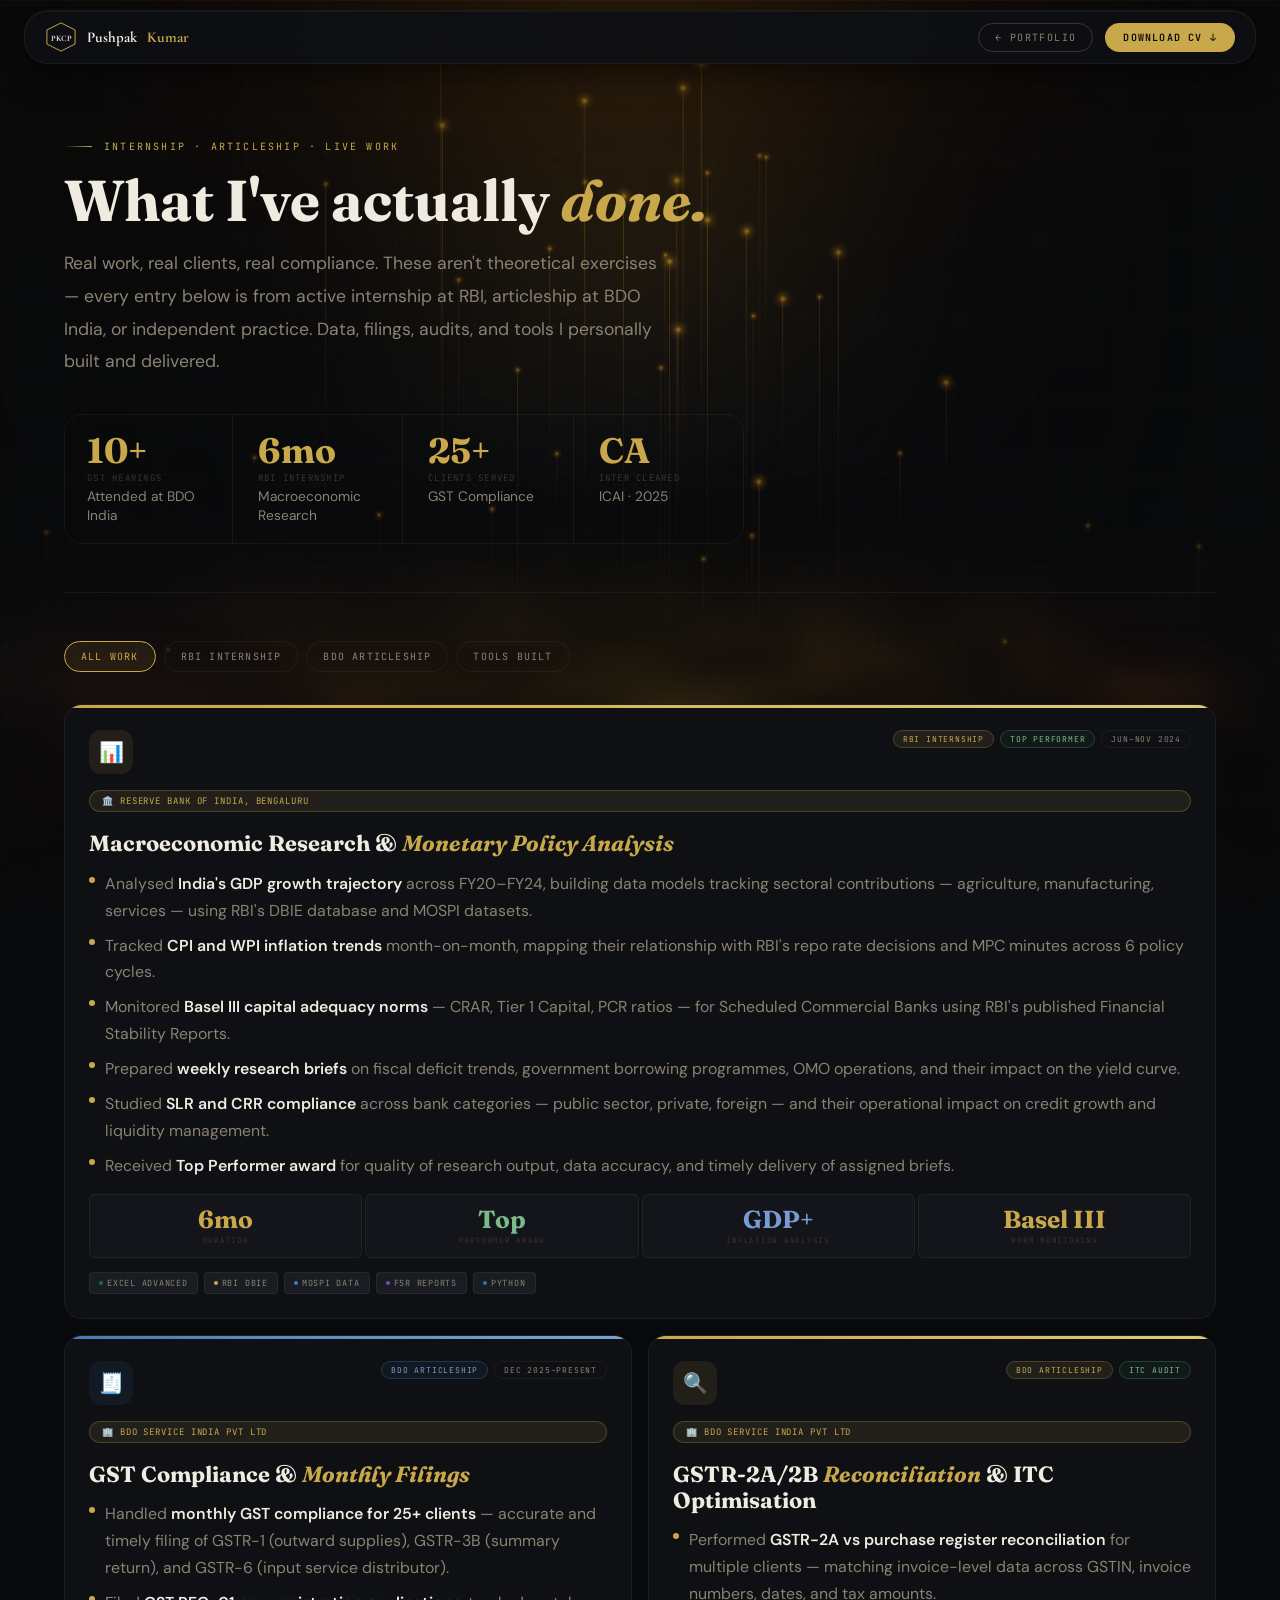
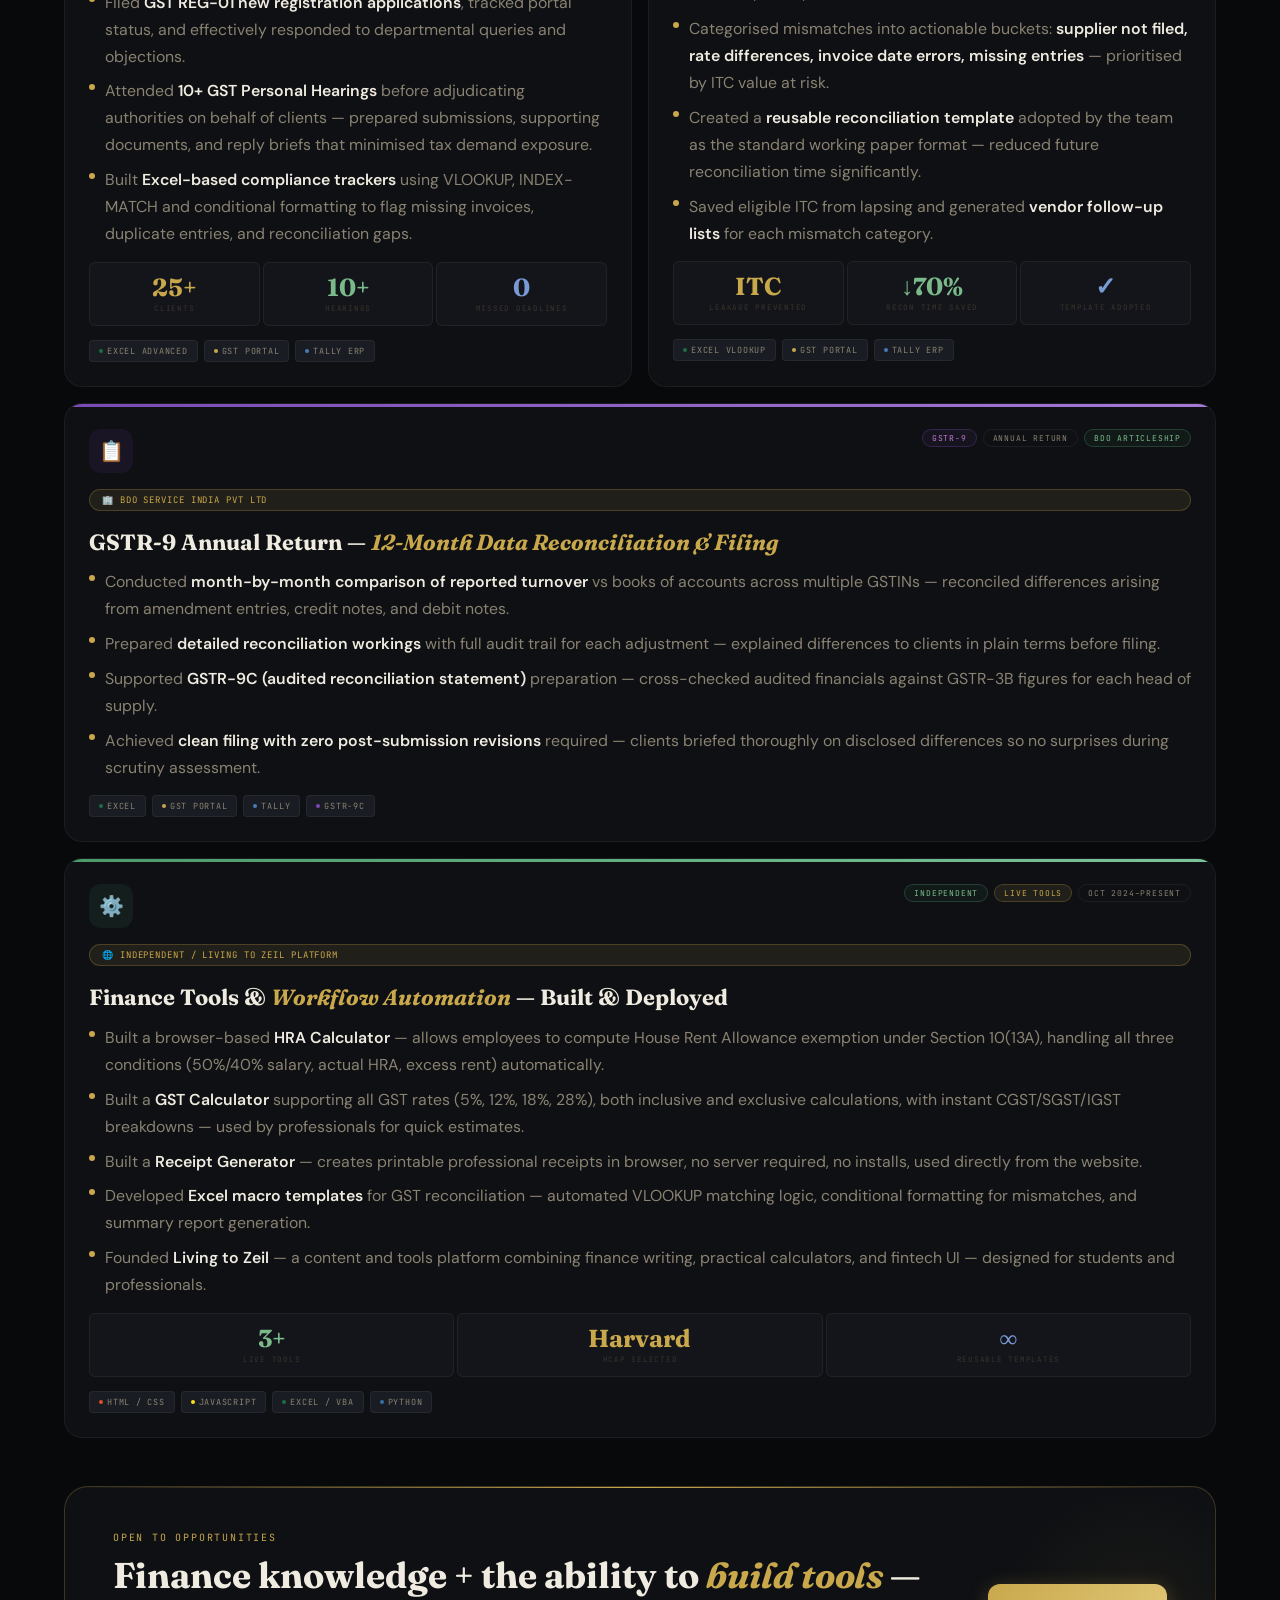
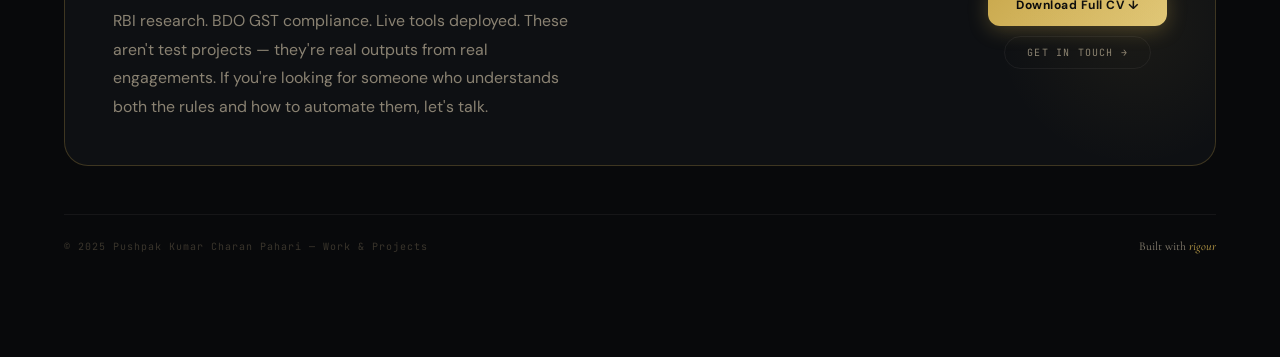
<file: projects.html>
<!DOCTYPE html>
<html lang="en">
<head>
  <meta charset="UTF-8">
  <meta name="viewport" content="width=device-width, initial-scale=1.0">
  <title>Work &amp; Projects — Pushpak Kumar</title>
  <link rel="icon" href="assets/images/head logo.svg">
  <link rel="preconnect" href="https://fonts.googleapis.com">
  <link rel="preconnect" href="https://fonts.gstatic.com" crossorigin>
  <link href="https://fonts.googleapis.com/css2?family=Cormorant+Garamond:ital,wght@0,300;0,400;0,600;0,700;1,400;1,600&family=DM+Sans:ital,opsz,wght@0,9..40,300;0,9..40,400;0,9..40,500;0,9..40,600;0,9..40,700;1,9..40,400&family=JetBrains+Mono:wght@300;400;500&family=Fraunces:ital,opsz,wght@0,9..144,300;0,9..144,700;1,9..144,400;1,9..144,700&display=swap" rel="stylesheet">
  <style>
    /* ── SAME TOKENS AS HOME ── */
    :root {
      --gold:#C9A84C; --gold-l:#E2C97A;
      --gold-dim:rgba(201,168,76,0.10); --gold-bdr:rgba(201,168,76,0.25);
      --bg:#08090B; --bg-card:#0E1013; --bg-card2:#13151A; --bg-card3:#191C22;
      --t1:#F0EBE0; --t2:#8A8272; --t3:#3A352C;
      --divider:rgba(240,235,224,0.06);
      --f-display:'Cormorant Garamond',Georgia,serif;
      --f-fran:'Fraunces',Georgia,serif;
      --f-ui:'DM Sans',sans-serif;
      --f-mono:'JetBrains Mono',monospace;
      --r-sm:6px; --r-md:12px; --r-lg:18px; --r-xl:24px;
      --ease:cubic-bezier(0.25,0.46,0.45,0.94);
      font-size:17.6px;
    }
    *,*::before,*::after{margin:0;padding:0;box-sizing:border-box;}
    html{scroll-behavior:smooth;}
    /* ── SAME BG AS HOME PAGE ── */
    body {
      font-family:var(--f-ui); color:var(--t1);
      overflow-x:hidden; min-height:100vh; font-size:1rem;
      background-color:var(--bg);
      background-image:url('assets/images/home-images/bg_6.jpg');
      background-attachment:fixed;
      background-size:cover;
      background-position:center top;
      background-repeat:no-repeat;
    }
    /* Same dark vignette */
    body::before {
      content:''; position:fixed; inset:0;
      background:radial-gradient(ellipse at 50% 30%, rgba(8,9,11,0.55) 0%, rgba(8,9,11,0.90) 100%);
      pointer-events:none; z-index:0;
    }
    /* Same circuit grid */
    body::after {
      content:''; position:fixed; inset:0;
      background-image:url("data:image/svg+xml,%3Csvg xmlns='http://www.w3.org/2000/svg' width='80' height='80'%3E%3Cg fill='none' stroke='rgba(201%2C168%2C76%2C0.04)' stroke-width='0.6'%3E%3Crect x='5' y='5' width='70' height='70' rx='2'/%3E%3Ccircle cx='5' cy='5' r='1.5'/%3E%3Ccircle cx='75' cy='5' r='1.5'/%3E%3Ccircle cx='5' cy='75' r='1.5'/%3E%3Ccircle cx='75' cy='75' r='1.5'/%3E%3Cline x1='40' y1='5' x2='40' y2='0'/%3E%3Cline x1='40' y1='75' x2='40' y2='80'/%3E%3C/g%3E%3C/svg%3E");
      background-size:80px 80px; pointer-events:none; z-index:0;
      animation:gridDrift 40s linear infinite;
    }
    @keyframes gridDrift{0%{background-position:0 0}100%{background-position:80px 80px}}
    a{text-decoration:none;color:inherit;}
    ::-webkit-scrollbar{width:3px;}
    ::-webkit-scrollbar-track{background:var(--bg);}
    ::-webkit-scrollbar-thumb{background:var(--gold);border-radius:2px;}
    img{max-width:100%;display:block;}

    /* ── HEADER ── */
    #pjHeader{position:sticky;top:0;z-index:1000;padding:10px 24px;}
    .pj-hdr{
      background:rgba(14,16,19,0.92); backdrop-filter:blur(20px);
      border:1px solid var(--divider); border-radius:var(--r-xl);
      padding:10px 20px; display:flex; align-items:center; justify-content:space-between;
      box-shadow:0 8px 32px rgba(0,0,0,0.6), inset 0 1px 0 rgba(201,168,76,0.05);
      position:relative; z-index:1;
    }
    .pj-logo{display:flex;align-items:center;gap:10px;font-family:var(--f-display);font-size:15px;font-weight:700;color:var(--t1);}
    .pj-logo span{color:var(--gold);}
    .pj-right{display:flex;align-items:center;gap:12px;}
    .pj-back{font-family:var(--f-mono);font-size:10px;letter-spacing:.14em;text-transform:uppercase;color:var(--t2);border:1px solid var(--gold-bdr);padding:7px 16px;border-radius:20px;transition:all .25s;}
    .pj-back:hover{color:var(--gold);border-color:var(--gold);background:var(--gold-dim);}
    .pj-cv{font-family:var(--f-mono);font-size:10px;letter-spacing:.12em;text-transform:uppercase;background:var(--gold);color:#08090B;padding:8px 18px;border-radius:20px;font-weight:600;transition:all .25s;border:none;cursor:pointer;}
    .pj-cv:hover{background:var(--gold-l);transform:translateY(-1px);}

    /* ── WRAPPER ── */
    .pj-wrap{position:relative;z-index:1;max-width:1200px;margin:0 auto;padding:0 24px 80px;}

    /* ── HERO ── */
    .pj-hero{padding:56px 0 48px;border-bottom:1px solid var(--divider);margin-bottom:48px;}
    .pj-eyebrow{font-family:var(--f-mono);font-size:10px;letter-spacing:.22em;text-transform:uppercase;color:var(--gold);display:inline-flex;align-items:center;gap:12px;margin-bottom:18px;}
    .pj-eyebrow::before{content:'';width:28px;height:1px;background:linear-gradient(90deg,transparent,var(--gold));}
    .pj-h1{font-family:var(--f-fran);font-size:clamp(32px,4.5vw,68px);font-weight:700;line-height:1.05;margin-bottom:16px;}
    .pj-h1 em{color:var(--gold);font-style:italic;}
    .pj-sub{font-size:1rem;color:var(--t2);max-width:600px;line-height:1.85;margin-bottom:36px;}

    /* Stats strip */
    .stat-strip{display:flex;flex-wrap:wrap;gap:3px;border:1px solid var(--divider);border-radius:var(--r-lg);overflow:hidden;max-width:680px;}
    .stat-box{flex:1;min-width:130px;padding:18px 22px;border-right:1px solid var(--divider);}
    .stat-box:last-child{border-right:none;}
    .stat-num{font-family:var(--f-fran);font-size:2rem;font-weight:700;color:var(--gold);line-height:1;margin-bottom:4px;}
    .stat-lbl{font-family:var(--f-mono);font-size:9px;letter-spacing:.14em;text-transform:uppercase;color:var(--t3);}
    .stat-sub{font-size:.78rem;color:var(--t2);margin-top:3px;line-height:1.4;}

    /* ── FILTER ── */
    .pj-filter{display:flex;gap:8px;flex-wrap:wrap;margin-bottom:32px;}
    .fb{font-family:var(--f-mono);font-size:10px;letter-spacing:.12em;text-transform:uppercase;padding:8px 16px;border-radius:20px;border:1px solid var(--divider);color:var(--t2);background:transparent;cursor:pointer;transition:all .22s;}
    .fb:hover{color:var(--t1);border-color:var(--gold-bdr);}
    .fb.active{background:var(--gold-dim);border-color:var(--gold);color:var(--gold);}

    /* ── CARDS GRID ── */
    .pj-grid{display:grid;grid-template-columns:1fr 1fr;gap:16px;}
    .pj-card{background:var(--bg-card);border:1px solid var(--divider);border-radius:var(--r-lg);overflow:hidden;transition:border-color .3s,box-shadow .3s,transform .3s;display:flex;flex-direction:column;opacity:0;transform:translateY(20px);animation:cardIn .55s var(--ease) forwards;}
    @keyframes cardIn{to{opacity:1;transform:translateY(0);}}
    .pj-card:hover{border-color:var(--gold-bdr);box-shadow:0 20px 60px rgba(0,0,0,0.5);transform:translateY(-4px);}
    .pj-card.wide{grid-column:1/-1;}
    .pj-card[data-hidden="true"]{display:none;}

    .card-topbar{height:3px;background:linear-gradient(90deg,var(--bar-a,#C9A84C),var(--bar-b,#E2C97A));}

    .card-hd{padding:22px 24px 0;display:flex;align-items:flex-start;justify-content:space-between;gap:12px;}
    .card-ico{width:44px;height:44px;border-radius:var(--r-md);display:flex;align-items:center;justify-content:center;font-size:20px;flex-shrink:0;}
    .card-tags{display:flex;gap:6px;flex-wrap:wrap;justify-content:flex-end;}
    .ctag{font-family:var(--f-mono);font-size:8px;letter-spacing:.1em;text-transform:uppercase;padding:3px 9px;border-radius:20px;border:1px solid;white-space:nowrap;}

    .card-bd{padding:16px 24px 24px;flex:1;display:flex;flex-direction:column;gap:14px;}
    .card-title{font-family:var(--f-fran);font-size:1.25rem;font-weight:700;line-height:1.2;color:var(--t1);}
    .card-title em{font-style:italic;color:var(--gold);}

    /* Work bullets */
    .work-bullets{display:flex;flex-direction:column;gap:8px;}
    .wb{display:flex;gap:10px;align-items:flex-start;}
    .wb-dot{width:6px;height:6px;border-radius:50%;background:var(--gold);flex-shrink:0;margin-top:6px;}
    .wb-text{font-size:.9rem;color:var(--t2);line-height:1.7;}
    .wb-text strong{color:var(--t1);font-weight:600;}

    /* Outcome metric row */
    .metric-row{display:flex;gap:3px;flex-wrap:wrap;}
    .metric{flex:1;min-width:90px;background:var(--bg-card2);border:1px solid var(--divider);border-radius:var(--r-sm);padding:12px 14px;text-align:center;}
    .metric-val{font-family:var(--f-fran);font-size:1.4rem;font-weight:700;line-height:1;margin-bottom:3px;}
    .metric-lbl{font-family:var(--f-mono);font-size:7.5px;letter-spacing:.1em;text-transform:uppercase;color:var(--t3);}

    /* Tools */
    .card-tools{display:flex;gap:6px;flex-wrap:wrap;}
    .tool{font-family:var(--f-mono);font-size:8.5px;letter-spacing:.09em;text-transform:uppercase;background:var(--bg-card3);border:1px solid var(--divider);color:var(--t2);padding:4px 9px;border-radius:4px;display:flex;align-items:center;gap:4px;}
    .tdot{width:4px;height:4px;border-radius:50%;flex-shrink:0;}

    /* Org badge */
    .org-badge{display:inline-flex;align-items:center;gap:7px;font-family:var(--f-mono);font-size:9px;letter-spacing:.1em;text-transform:uppercase;color:var(--gold);background:var(--gold-dim);border:1px solid var(--gold-bdr);border-radius:20px;padding:4px 12px;margin-bottom:4px;}

    /* ── CTA ── */
    .pj-cta{margin-top:48px;background:var(--bg-card);border:1px solid var(--gold-bdr);border-radius:var(--r-xl);padding:44px 48px;display:flex;align-items:center;justify-content:space-between;gap:32px;position:relative;overflow:hidden;}
    .pj-cta::before{content:'';position:absolute;top:0;left:0;right:0;height:1px;background:linear-gradient(90deg,transparent,var(--gold),transparent);}
    .cta-glow{position:absolute;right:-60px;top:50%;transform:translateY(-50%);width:280px;height:280px;border-radius:50%;background:radial-gradient(circle,rgba(201,168,76,0.07) 0%,transparent 70%);pointer-events:none;}
    .cta-eye{font-family:var(--f-mono);font-size:10px;letter-spacing:.18em;text-transform:uppercase;color:var(--gold);margin-bottom:12px;}
    .cta-h{font-family:var(--f-fran);font-size:clamp(22px,2.8vw,36px);font-weight:700;line-height:1.1;margin-bottom:12px;color:var(--t1);}
    .cta-h em{color:var(--gold);font-style:italic;}
    .cta-p{font-size:.9rem;color:var(--t2);line-height:1.8;max-width:480px;}
    .cta-btns{display:flex;flex-direction:column;gap:10px;align-items:center;flex-shrink:0;}
    .btn-prim{white-space:nowrap;background:linear-gradient(135deg,var(--gold),var(--gold-l));color:#08090B;font-family:var(--f-ui);font-size:12px;font-weight:700;letter-spacing:.04em;padding:13px 28px;border-radius:var(--r-md);border:none;cursor:pointer;transition:all .25s;box-shadow:0 4px 20px rgba(201,168,76,0.3);display:inline-block;text-align:center;}
    .btn-prim:hover{transform:translateY(-2px);box-shadow:0 8px 28px rgba(201,168,76,0.45);}
    .btn-sec{white-space:nowrap;font-family:var(--f-mono);font-size:10px;letter-spacing:.12em;text-transform:uppercase;color:var(--t2);border:1px solid var(--divider);padding:9px 22px;border-radius:20px;transition:all .25s;display:inline-block;text-align:center;}
    .btn-sec:hover{color:var(--gold);border-color:var(--gold-bdr);}

    /* ── FOOTER ── */
    .pj-footer{border-top:1px solid var(--divider);padding:24px 0;display:flex;align-items:center;justify-content:space-between;flex-wrap:wrap;gap:12px;margin-top:48px;}
    .pj-footer p{font-family:var(--f-mono);font-size:10px;letter-spacing:.1em;color:var(--t3);}
    .pj-footer span{font-family:var(--f-display);font-size:12px;color:var(--t2);}
    .pj-footer span em{color:var(--gold);}

    /* ── RESPONSIVE ── */
    @media(max-width:900px){
      .pj-wrap{padding:0 18px 60px;}
      .pj-grid{grid-template-columns:1fr;}
      .pj-card.wide{grid-column:1;}
      .pj-cta{flex-direction:column;padding:32px 24px;}
      .cta-btns{flex-direction:row;align-items:flex-start;}
      .stat-strip{max-width:100%;}
      #pjHeader{padding:10px 16px;}
    }
    @media(max-width:600px){
      .pj-hero{padding:36px 0 32px;}
      .pj-grid{gap:12px;}
      .stat-box{min-width:110px;}
      .metric-row{flex-wrap:wrap;}
      .metric{min-width:70px;}
      .card-bd{padding:14px 16px 20px;}
      .card-hd{padding:18px 16px 0;}
      .pj-cta{padding:24px 18px;}
      .cta-btns{flex-direction:column;width:100%;}
      .btn-prim,.btn-sec{width:100%;text-align:center;}
    }
  </style>
</head>
<body>

<!-- HEADER -->
<div id="pjHeader">
  <div class="pj-hdr">
    <a href="index.html" class="pj-logo">
      <svg viewBox="0 0 50 50" width="32" height="32">
        <polygon points="25,3 47,14 47,36 25,47 3,36 3,14" fill="none" stroke="#C9A84C" stroke-width="1.5"/>
        <text x="25" y="31" text-anchor="middle" fill="#F0EBE0" font-family="'Cormorant Garamond'" font-size="13" font-weight="700">PKCP</text>
      </svg>
      Pushpak <span>Kumar</span>
    </a>
    <div class="pj-right">
      <a href="index.html" class="pj-back">← Portfolio</a>
      <button class="pj-cv" onclick="dlCV()">Download CV ↓</button>
    </div>
  </div>
</div>

<div class="pj-wrap">

  <!-- HERO -->
  <div class="pj-hero">
    <div class="pj-eyebrow">Internship · Articleship · Live Work</div>
    <h1 class="pj-h1">What I've actually <em>done.</em></h1>
    <p class="pj-sub">Real work, real clients, real compliance. These aren't theoretical exercises — every entry below is from active internship at RBI, articleship at BDO India, or independent practice. Data, filings, audits, and tools I personally built and delivered.</p>
    <div class="stat-strip">
      <div class="stat-box">
        <div class="stat-num">10+</div>
        <div class="stat-lbl">GST Hearings</div>
        <div class="stat-sub">Attended at BDO India</div>
      </div>
      <div class="stat-box">
        <div class="stat-num">6mo</div>
        <div class="stat-lbl">RBI Internship</div>
        <div class="stat-sub">Macroeconomic Research</div>
      </div>
      <div class="stat-box">
        <div class="stat-num">25+</div>
        <div class="stat-lbl">Clients Served</div>
        <div class="stat-sub">GST Compliance</div>
      </div>
      <div class="stat-box">
        <div class="stat-num">CA</div>
        <div class="stat-lbl">Inter Cleared</div>
        <div class="stat-sub">ICAI · 2025</div>
      </div>
    </div>
  </div>

  <!-- FILTER -->
  <div class="pj-filter">
    <button class="fb active" data-f="all">All Work</button>
    <button class="fb" data-f="rbi">RBI Internship</button>
    <button class="fb" data-f="bdo">BDO Articleship</button>
    <button class="fb" data-f="tools">Tools Built</button>
  </div>

  <!-- CARDS -->
  <div class="pj-grid" id="pjGrid">

    <!-- ═══ RBI — MACROECONOMIC RESEARCH (WIDE) ═══ -->
    <div class="pj-card wide" data-cat="rbi" style="animation-delay:.05s">
      <div class="card-topbar" style="--bar-a:#C9A84C;--bar-b:#E2C97A;"></div>
      <div class="card-hd">
        <div class="card-ico" style="background:rgba(201,168,76,0.1);">📊</div>
        <div class="card-tags">
          <span class="ctag" style="color:var(--gold);border-color:var(--gold-bdr);background:var(--gold-dim);">RBI Internship</span>
          <span class="ctag" style="color:#7aba8a;border-color:rgba(74,154,106,0.3);background:rgba(74,154,106,0.08);">Top Performer</span>
          <span class="ctag" style="color:var(--t2);border-color:var(--divider);">Jun–Nov 2024</span>
        </div>
      </div>
      <div class="card-bd">
        <div class="org-badge">🏛️ Reserve Bank of India, Bengaluru</div>
        <div class="card-title">Macroeconomic Research &amp; <em>Monetary Policy Analysis</em></div>
        <div class="work-bullets">
          <div class="wb"><div class="wb-dot"></div><div class="wb-text">Analysed <strong>India's GDP growth trajectory</strong> across FY20–FY24, building data models tracking sectoral contributions — agriculture, manufacturing, services — using RBI's DBIE database and MOSPI datasets.</div></div>
          <div class="wb"><div class="wb-dot"></div><div class="wb-text">Tracked <strong>CPI and WPI inflation trends</strong> month-on-month, mapping their relationship with RBI's repo rate decisions and MPC minutes across 6 policy cycles.</div></div>
          <div class="wb"><div class="wb-dot"></div><div class="wb-text">Monitored <strong>Basel III capital adequacy norms</strong> — CRAR, Tier 1 Capital, PCR ratios — for Scheduled Commercial Banks using RBI's published Financial Stability Reports.</div></div>
          <div class="wb"><div class="wb-dot"></div><div class="wb-text">Prepared <strong>weekly research briefs</strong> on fiscal deficit trends, government borrowing programmes, OMO operations, and their impact on the yield curve.</div></div>
          <div class="wb"><div class="wb-dot"></div><div class="wb-text">Studied <strong>SLR and CRR compliance</strong> across bank categories — public sector, private, foreign — and their operational impact on credit growth and liquidity management.</div></div>
          <div class="wb"><div class="wb-dot"></div><div class="wb-text">Received <strong>Top Performer award</strong> for quality of research output, data accuracy, and timely delivery of assigned briefs.</div></div>
        </div>
        <div class="metric-row">
          <div class="metric"><div class="metric-val" style="color:var(--gold);">6mo</div><div class="metric-lbl">Duration</div></div>
          <div class="metric"><div class="metric-val" style="color:#7aba8a;">Top</div><div class="metric-lbl">Performer Award</div></div>
          <div class="metric"><div class="metric-val" style="color:#7a9ad5;">GDP+</div><div class="metric-lbl">Inflation Analysis</div></div>
          <div class="metric"><div class="metric-val" style="color:var(--gold);">Basel III</div><div class="metric-lbl">Norm Monitoring</div></div>
        </div>
        <div class="card-tools">
          <span class="tool"><span class="tdot" style="background:#1d6f42;"></span>Excel Advanced</span>
          <span class="tool"><span class="tdot" style="background:var(--gold);"></span>RBI DBIE</span>
          <span class="tool"><span class="tdot" style="background:#4a7ab5;"></span>MOSPI Data</span>
          <span class="tool"><span class="tdot" style="background:#7a4ab5;"></span>FSR Reports</span>
          <span class="tool"><span class="tdot" style="background:#3572a5;"></span>Python</span>
        </div>
      </div>
    </div>

    <!-- ═══ BDO — GST COMPLIANCE ═══ -->
    <div class="pj-card" data-cat="bdo" style="animation-delay:.1s">
      <div class="card-topbar" style="--bar-a:#4a7ab5;--bar-b:#7aa5d5;"></div>
      <div class="card-hd">
        <div class="card-ico" style="background:rgba(74,122,181,0.1);">🧾</div>
        <div class="card-tags">
          <span class="ctag" style="color:#7a9ad5;border-color:rgba(74,122,181,0.3);background:rgba(74,122,181,0.08);">BDO Articleship</span>
          <span class="ctag" style="color:var(--t2);border-color:var(--divider);">Dec 2025–Present</span>
        </div>
      </div>
      <div class="card-bd">
        <div class="org-badge">🏢 BDO Service India Pvt Ltd</div>
        <div class="card-title">GST Compliance &amp; <em>Monthly Filings</em></div>
        <div class="work-bullets">
          <div class="wb"><div class="wb-dot"></div><div class="wb-text">Handled <strong>monthly GST compliance for 25+ clients</strong> — accurate and timely filing of GSTR-1 (outward supplies), GSTR-3B (summary return), and GSTR-6 (input service distributor).</div></div>
          <div class="wb"><div class="wb-dot"></div><div class="wb-text">Filed <strong>GST REG-01 new registration applications</strong>, tracked portal status, and effectively responded to departmental queries and objections.</div></div>
          <div class="wb"><div class="wb-dot"></div><div class="wb-text">Attended <strong>10+ GST Personal Hearings</strong> before adjudicating authorities on behalf of clients — prepared submissions, supporting documents, and reply briefs that minimised tax demand exposure.</div></div>
          <div class="wb"><div class="wb-dot"></div><div class="wb-text">Built <strong>Excel-based compliance trackers</strong> using VLOOKUP, INDEX-MATCH and conditional formatting to flag missing invoices, duplicate entries, and reconciliation gaps.</div></div>
        </div>
        <div class="metric-row">
          <div class="metric"><div class="metric-val" style="color:var(--gold);">25+</div><div class="metric-lbl">Clients</div></div>
          <div class="metric"><div class="metric-val" style="color:#7aba8a;">10+</div><div class="metric-lbl">Hearings</div></div>
          <div class="metric"><div class="metric-val" style="color:#7a9ad5;">0</div><div class="metric-lbl">Missed Deadlines</div></div>
        </div>
        <div class="card-tools">
          <span class="tool"><span class="tdot" style="background:#1d6f42;"></span>Excel Advanced</span>
          <span class="tool"><span class="tdot" style="background:var(--gold);"></span>GST Portal</span>
          <span class="tool"><span class="tdot" style="background:#4a7ab5;"></span>Tally ERP</span>
        </div>
      </div>
    </div>

    <!-- ═══ BDO — ITC RECONCILIATION ═══ -->
    <div class="pj-card" data-cat="bdo" style="animation-delay:.15s">
      <div class="card-topbar" style="--bar-a:#C9A84C;--bar-b:#E2C97A;"></div>
      <div class="card-hd">
        <div class="card-ico" style="background:rgba(201,168,76,0.1);">🔍</div>
        <div class="card-tags">
          <span class="ctag" style="color:var(--gold);border-color:var(--gold-bdr);background:var(--gold-dim);">BDO Articleship</span>
          <span class="ctag" style="color:#7aba8a;border-color:rgba(74,154,106,0.3);background:rgba(74,154,106,0.08);">ITC Audit</span>
        </div>
      </div>
      <div class="card-bd">
        <div class="org-badge">🏢 BDO Service India Pvt Ltd</div>
        <div class="card-title">GSTR-2A/2B <em>Reconciliation</em> &amp; ITC Optimisation</div>
        <div class="work-bullets">
          <div class="wb"><div class="wb-dot"></div><div class="wb-text">Performed <strong>GSTR-2A vs purchase register reconciliation</strong> for multiple clients — matching invoice-level data across GSTIN, invoice numbers, dates, and tax amounts.</div></div>
          <div class="wb"><div class="wb-dot"></div><div class="wb-text">Categorised mismatches into actionable buckets: <strong>supplier not filed, rate differences, invoice date errors, missing entries</strong> — prioritised by ITC value at risk.</div></div>
          <div class="wb"><div class="wb-dot"></div><div class="wb-text">Created a <strong>reusable reconciliation template</strong> adopted by the team as the standard working paper format — reduced future reconciliation time significantly.</div></div>
          <div class="wb"><div class="wb-dot"></div><div class="wb-text">Saved eligible ITC from lapsing and generated <strong>vendor follow-up lists</strong> for each mismatch category.</div></div>
        </div>
        <div class="metric-row">
          <div class="metric"><div class="metric-val" style="color:var(--gold);">ITC</div><div class="metric-lbl">Leakage Prevented</div></div>
          <div class="metric"><div class="metric-val" style="color:#7aba8a;">↓70%</div><div class="metric-lbl">Recon Time Saved</div></div>
          <div class="metric"><div class="metric-val" style="color:#7a9ad5;">✓</div><div class="metric-lbl">Template Adopted</div></div>
        </div>
        <div class="card-tools">
          <span class="tool"><span class="tdot" style="background:#1d6f42;"></span>Excel VLOOKUP</span>
          <span class="tool"><span class="tdot" style="background:var(--gold);"></span>GST Portal</span>
          <span class="tool"><span class="tdot" style="background:#4a7ab5;"></span>Tally ERP</span>
        </div>
      </div>
    </div>

    <!-- ═══ BDO — GSTR-9 ANNUAL RETURN (WIDE) ═══ -->
    <div class="pj-card wide" data-cat="bdo" style="animation-delay:.18s">
      <div class="card-topbar" style="--bar-a:#7a4ab5;--bar-b:#a57ad5;"></div>
      <div class="card-hd">
        <div class="card-ico" style="background:rgba(122,74,181,0.1);">📋</div>
        <div class="card-tags">
          <span class="ctag" style="color:#c57ad5;border-color:rgba(122,74,181,0.3);background:rgba(122,74,181,0.08);">GSTR-9</span>
          <span class="ctag" style="color:var(--t2);border-color:var(--divider);">Annual Return</span>
          <span class="ctag" style="color:#7aba8a;border-color:rgba(74,154,106,0.3);background:rgba(74,154,106,0.08);">BDO Articleship</span>
        </div>
      </div>
      <div class="card-bd">
        <div class="org-badge">🏢 BDO Service India Pvt Ltd</div>
        <div class="card-title">GSTR-9 Annual Return — <em>12-Month Data Reconciliation &amp; Filing</em></div>
        <div class="work-bullets">
          <div class="wb"><div class="wb-dot"></div><div class="wb-text">Conducted <strong>month-by-month comparison of reported turnover</strong> vs books of accounts across multiple GSTINs — reconciled differences arising from amendment entries, credit notes, and debit notes.</div></div>
          <div class="wb"><div class="wb-dot"></div><div class="wb-text">Prepared <strong>detailed reconciliation workings</strong> with full audit trail for each adjustment — explained differences to clients in plain terms before filing.</div></div>
          <div class="wb"><div class="wb-dot"></div><div class="wb-text">Supported <strong>GSTR-9C (audited reconciliation statement)</strong> preparation — cross-checked audited financials against GSTR-3B figures for each head of supply.</div></div>
          <div class="wb"><div class="wb-dot"></div><div class="wb-text">Achieved <strong>clean filing with zero post-submission revisions</strong> required — clients briefed thoroughly on disclosed differences so no surprises during scrutiny assessment.</div></div>
        </div>
        <div class="card-tools">
          <span class="tool"><span class="tdot" style="background:#1d6f42;"></span>Excel</span>
          <span class="tool"><span class="tdot" style="background:var(--gold);"></span>GST Portal</span>
          <span class="tool"><span class="tdot" style="background:#4a7ab5;"></span>Tally</span>
          <span class="tool"><span class="tdot" style="background:#7a4ab5;"></span>GSTR-9C</span>
        </div>
      </div>
    </div>

    <!-- ═══ TOOLS BUILT ═══ -->
    <div class="pj-card wide" data-cat="tools" style="animation-delay:.22s">
      <div class="card-topbar" style="--bar-a:#4a9a6a;--bar-b:#7ac59a;"></div>
      <div class="card-hd">
        <div class="card-ico" style="background:rgba(74,154,106,0.1);">⚙️</div>
        <div class="card-tags">
          <span class="ctag" style="color:#7aba8a;border-color:rgba(74,154,106,0.3);background:rgba(74,154,106,0.08);">Independent</span>
          <span class="ctag" style="color:var(--gold);border-color:var(--gold-bdr);background:var(--gold-dim);">Live Tools</span>
          <span class="ctag" style="color:var(--t2);border-color:var(--divider);">Oct 2024–Present</span>
        </div>
      </div>
      <div class="card-bd">
        <div class="org-badge">🌐 Independent / Living to Zeil Platform</div>
        <div class="card-title">Finance Tools &amp; <em>Workflow Automation</em> — Built &amp; Deployed</div>
        <div class="work-bullets">
          <div class="wb"><div class="wb-dot"></div><div class="wb-text">Built a browser-based <strong>HRA Calculator</strong> — allows employees to compute House Rent Allowance exemption under Section 10(13A), handling all three conditions (50%/40% salary, actual HRA, excess rent) automatically.</div></div>
          <div class="wb"><div class="wb-dot"></div><div class="wb-text">Built a <strong>GST Calculator</strong> supporting all GST rates (5%, 12%, 18%, 28%), both inclusive and exclusive calculations, with instant CGST/SGST/IGST breakdowns — used by professionals for quick estimates.</div></div>
          <div class="wb"><div class="wb-dot"></div><div class="wb-text">Built a <strong>Receipt Generator</strong> — creates printable professional receipts in browser, no server required, no installs, used directly from the website.</div></div>
          <div class="wb"><div class="wb-dot"></div><div class="wb-text">Developed <strong>Excel macro templates</strong> for GST reconciliation — automated VLOOKUP matching logic, conditional formatting for mismatches, and summary report generation.</div></div>
          <div class="wb"><div class="wb-dot"></div><div class="wb-text">Founded <strong>Living to Zeil</strong> — a content and tools platform combining finance writing, practical calculators, and fintech UI — designed for students and professionals.</div></div>
        </div>
        <div class="metric-row">
          <div class="metric"><div class="metric-val" style="color:#7aba8a;">3+</div><div class="metric-lbl">Live Tools</div></div>
          <div class="metric"><div class="metric-val" style="color:var(--gold);">Harvard</div><div class="metric-lbl">HCAP Selected</div></div>
          <div class="metric"><div class="metric-val" style="color:#7a9ad5;">∞</div><div class="metric-lbl">Reusable Templates</div></div>
        </div>
        <div class="card-tools">
          <span class="tool"><span class="tdot" style="background:#e34c26;"></span>HTML / CSS</span>
          <span class="tool"><span class="tdot" style="background:#f7df1e;"></span>JavaScript</span>
          <span class="tool"><span class="tdot" style="background:#1d6f42;"></span>Excel / VBA</span>
          <span class="tool"><span class="tdot" style="background:#3572a5;"></span>Python</span>
        </div>
      </div>
    </div>

  </div><!-- /pj-grid -->

  <!-- CTA -->
  <div class="pj-cta">
    <div class="cta-glow"></div>
    <div>
      <div class="cta-eye">Open to Opportunities</div>
      <div class="cta-h">Finance knowledge + the ability to <em>build tools</em> —</div>
      <p class="cta-p">RBI research. BDO GST compliance. Live tools deployed. These aren't test projects — they're real outputs from real engagements. If you're looking for someone who understands both the rules and how to automate them, let's talk.</p>
    </div>
    <div class="cta-btns">
      <button class="btn-prim" onclick="dlCV()">Download Full CV ↓</button>
      <a href="index.html#contact" class="btn-sec">Get in Touch →</a>
    </div>
  </div>

  <!-- FOOTER -->
  <div class="pj-footer">
    <p>© 2025 Pushpak Kumar Charan Pahari — Work &amp; Projects</p>
    <span>Built with <em>rigour</em></span>
  </div>

</div><!-- /pj-wrap -->

<script>
  /* ── PDF DOWNLOAD ── */
  function dlCV() {
    var path = 'assets/pdf/PUSHPAK KUMAR _Resume.pdf';
    fetch(path)
      .then(function(r){ if(!r.ok) throw 0; return r.blob(); })
      .then(function(b){
        var u = URL.createObjectURL(b);
        var a = document.createElement('a');
        a.href = u; a.download = 'Pushpak_Kumar_Resume.pdf';
        document.body.appendChild(a); a.click();
        URL.revokeObjectURL(u); a.remove();
      })
      .catch(function(){ window.open(path,'_blank'); });
  }

  /* ── FILTER ── */
  document.querySelectorAll('.fb').forEach(function(btn){
    btn.addEventListener('click', function(){
      document.querySelectorAll('.fb').forEach(function(b){ b.classList.remove('active'); });
      this.classList.add('active');
      var f = this.dataset.f;
      document.querySelectorAll('.pj-card').forEach(function(c){
        c.style.display = (f === 'all' || c.dataset.cat === f) ? 'flex' : 'none';
      });
    });
  });
</script>
</body>
</html>
</file>
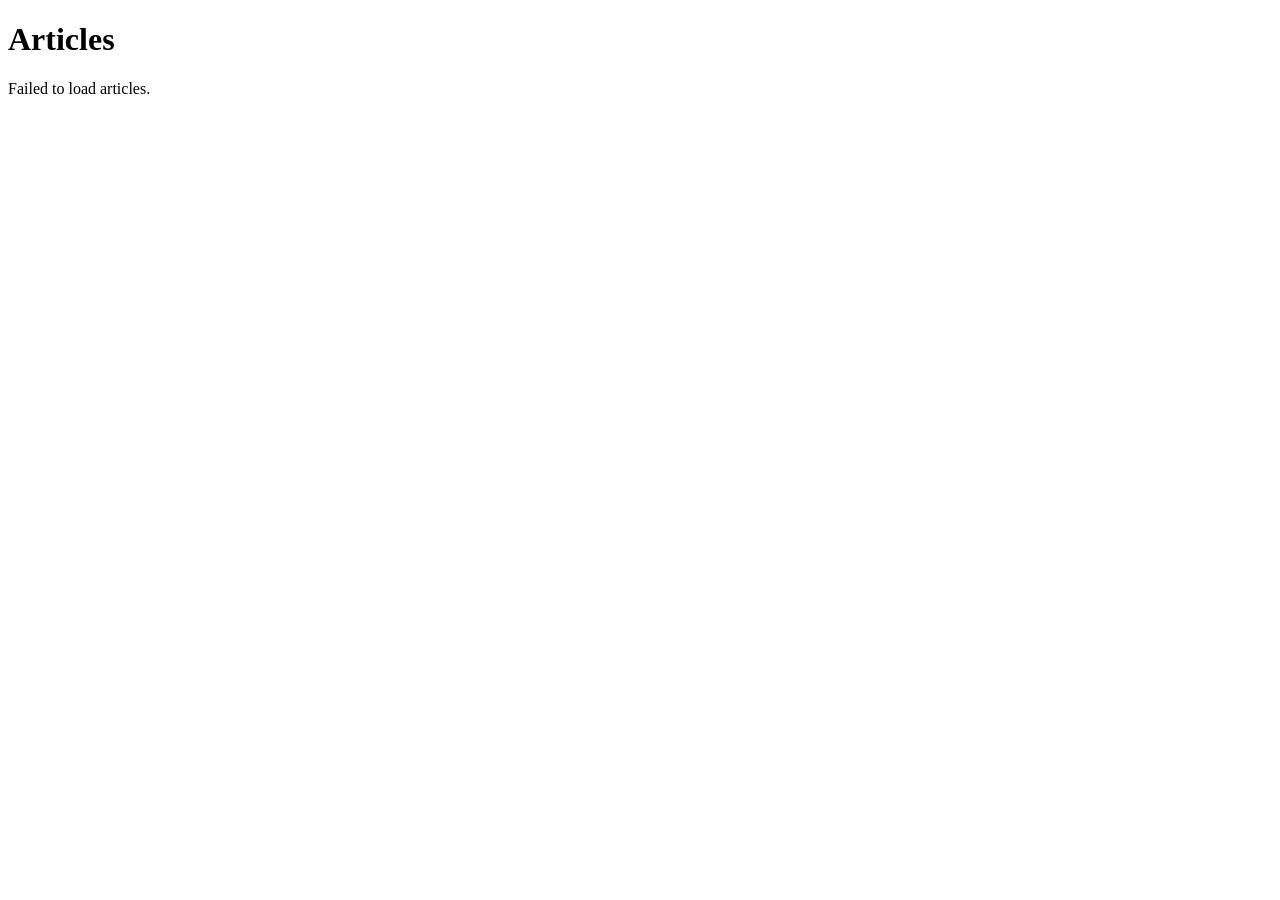
<file: Untitled-1.html>
<!DOCTYPE html>
<html>
<head>
  <meta charset="UTF-8" />
  <title>Articles from API</title>
</head>
<body>
  <h1>Articles</h1>
  <div id="articles-list">
    Loading articles…
  </div>

  <script>
    async function loadArticles() {
      try {
        const response = await fetch('https://pushpakkumar.in/api/articles');
        if (!response.ok) {
          throw new Error('Network response was not OK: ' + response.status);
        }
        const data = await response.json();
        console.log(data); // For debugging — see what structure the JSON has

        const container = document.getElementById('articles-list');
        container.innerHTML = ''; // clear loading text

        // Assume `data` is an array of article objects
        data.forEach(article => {
          const articleDiv = document.createElement('div');
          articleDiv.style.marginBottom = '20px';

          const title = document.createElement('h2');
          title.textContent = article.title;  // change `title` key as per your JSON

          const body = document.createElement('p');
          body.textContent = article.body;   // change `body` key as per your JSON

          articleDiv.appendChild(title);
          articleDiv.appendChild(body);
          container.appendChild(articleDiv);
        });

      } catch (error) {
        console.error('Error loading articles:', error);
        document.getElementById('articles-list').textContent = 'Failed to load articles.';
      }
    }

    loadArticles();
  </script>
</body>
</html>
</file>
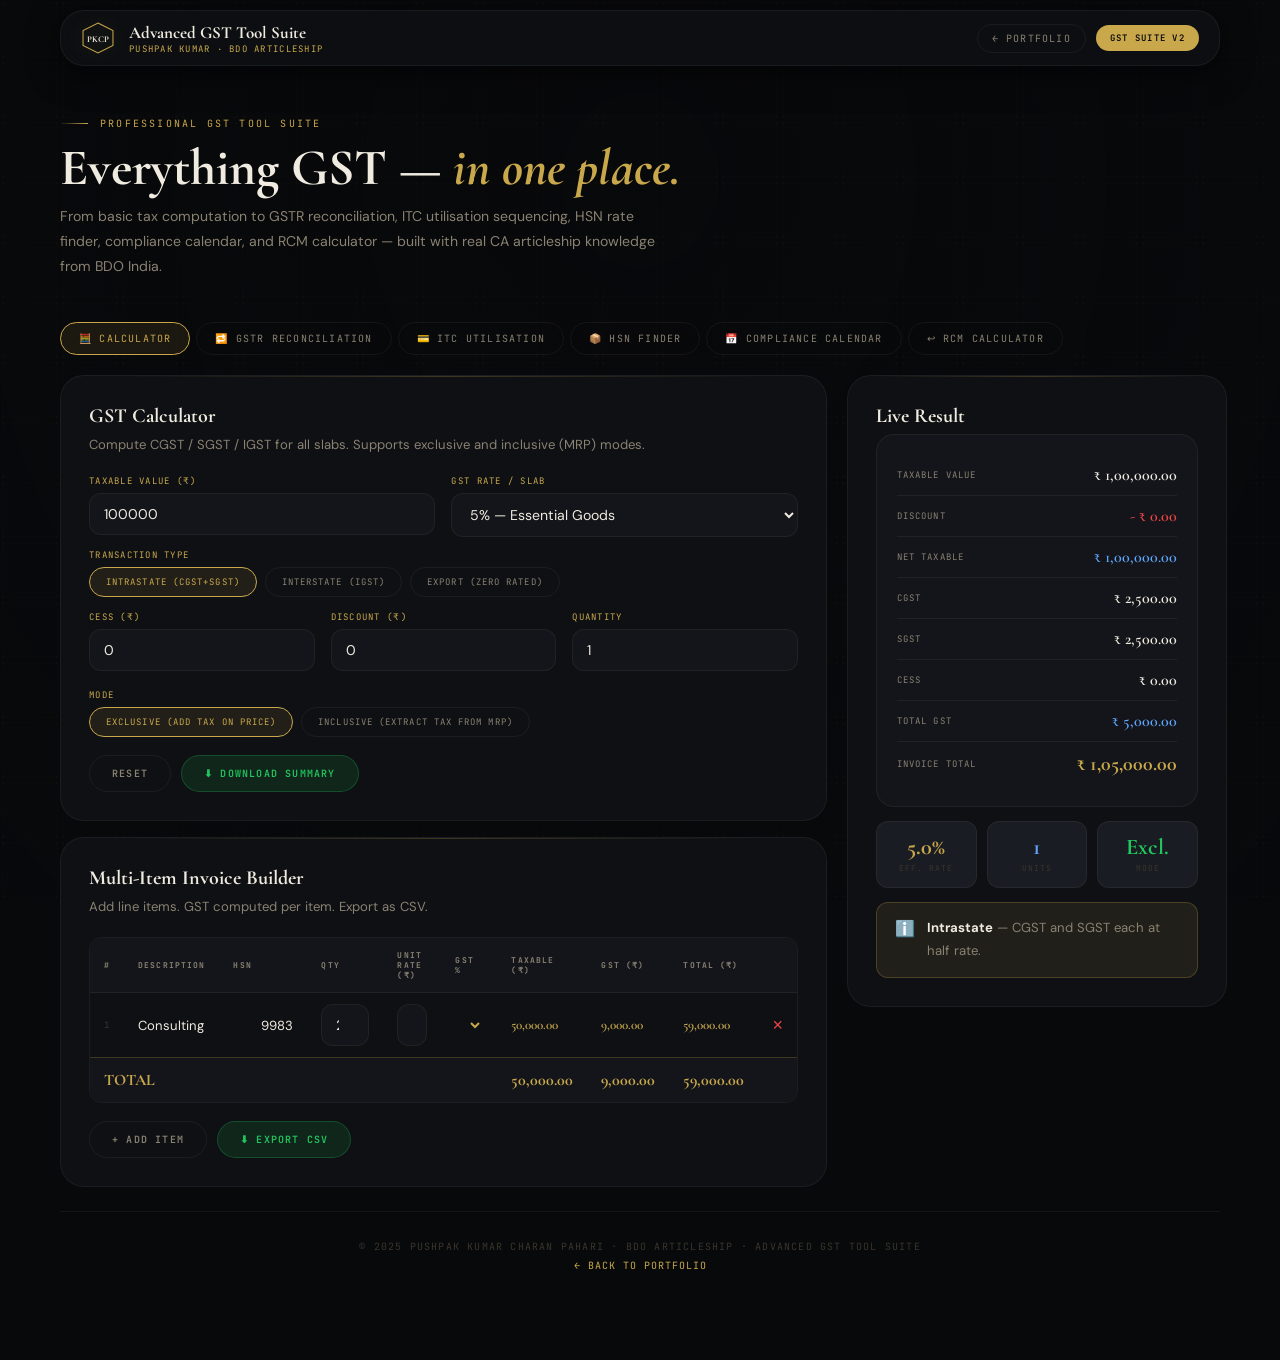
<file: usefultool/GST.html>
<!DOCTYPE html>
<html lang="en">
<head>
<meta charset="UTF-8"/>
<meta name="viewport" content="width=device-width, initial-scale=1.0"/>
<title>Advanced GST Tool — Pushpak Kumar</title>
<link rel="icon" href="../assets/images/head logo.svg"/>
<link rel="preconnect" href="https://fonts.googleapis.com"/>
<link rel="preconnect" href="https://fonts.gstatic.com" crossorigin/>
<link href="https://fonts.googleapis.com/css2?family=Cormorant+Garamond:ital,wght@0,400;0,600;0,700;1,400&family=DM+Sans:wght@300;400;500;600;700&family=JetBrains+Mono:wght@300;400;500&display=swap" rel="stylesheet"/>
<style>
:root{--gold:#C9A84C;--gold-l:#E2C97A;--gold-dim:rgba(201,168,76,0.10);--gold-bdr:rgba(201,168,76,0.25);--bg:#08090B;--card:#0E1013;--card2:#13151A;--card3:#191C22;--t1:#F0EBE0;--t2:#8A8272;--t3:#3A352C;--div:rgba(240,235,224,0.06);--green:#22c55e;--red:#ef4444;--blue:#60a5fa;--f-d:'Cormorant Garamond',Georgia,serif;--f-b:'DM Sans',sans-serif;--f-m:'JetBrains Mono',monospace;--r:12px;--rl:18px;--rx:24px;--ease:cubic-bezier(0.25,0.46,0.45,0.94);}
*,*::before,*::after{margin:0;padding:0;box-sizing:border-box;}
html{scroll-behavior:smooth;}
body{font-family:var(--f-b);background:var(--bg);color:var(--t1);min-height:100vh;overflow-x:hidden;}
a{text-decoration:none;color:inherit;}
::-webkit-scrollbar{width:3px;}::-webkit-scrollbar-track{background:var(--bg);}::-webkit-scrollbar-thumb{background:var(--gold);border-radius:2px;}
body::before{content:'';position:fixed;inset:0;background:radial-gradient(ellipse at 50% 20%,rgba(8,9,11,0.4) 0%,rgba(8,9,11,0.92) 100%);pointer-events:none;z-index:0;}
body::after{content:'';position:fixed;inset:0;background-image:url("data:image/svg+xml,%3Csvg xmlns='http://www.w3.org/2000/svg' width='60' height='60'%3E%3Cg fill='none' stroke='rgba(201%2C168%2C76%2C0.04)' stroke-width='0.5'%3E%3Crect x='3' y='3' width='54' height='54' rx='1'/%3E%3Ccircle cx='3' cy='3' r='1'/%3E%3Ccircle cx='57' cy='3' r='1'/%3E%3Ccircle cx='3' cy='57' r='1'/%3E%3Ccircle cx='57' cy='57' r='1'/%3E%3C/g%3E%3C/svg%3E");background-size:60px 60px;pointer-events:none;z-index:0;}
.wrap{position:relative;z-index:2;max-width:1200px;margin:0 auto;padding:0 20px 60px;}
#hdr{position:sticky;top:0;z-index:100;padding:10px 0;}
.hdr-inner{background:rgba(14,16,19,0.92);backdrop-filter:blur(20px);border:1px solid var(--div);border-radius:var(--rx);padding:10px 20px;display:flex;align-items:center;justify-content:space-between;box-shadow:0 8px 32px rgba(0,0,0,0.6);}
.hdr-left{display:flex;align-items:center;gap:14px;}
.hdr-title{font-family:var(--f-d);font-size:17px;font-weight:700;color:var(--t1);}
.hdr-sub{font-family:var(--f-m);font-size:9px;letter-spacing:0.14em;text-transform:uppercase;color:var(--gold);}
.hdr-right{display:flex;align-items:center;gap:10px;}
.hdr-back{font-family:var(--f-m);font-size:10px;letter-spacing:0.12em;text-transform:uppercase;color:var(--t2);border:1px solid var(--div);padding:7px 14px;border-radius:20px;transition:all .25s var(--ease);}
.hdr-back:hover{color:var(--gold);border-color:var(--gold-bdr);background:var(--gold-dim);}
.hdr-badge{font-family:var(--f-m);font-size:9px;letter-spacing:0.14em;text-transform:uppercase;color:#08090B;background:var(--gold);padding:7px 14px;border-radius:20px;font-weight:600;}
.page-hero{padding:32px 0 24px;}
.page-eyebrow{font-family:var(--f-m);font-size:10px;letter-spacing:0.22em;text-transform:uppercase;color:var(--gold);display:inline-flex;align-items:center;gap:12px;margin-bottom:10px;}
.page-eyebrow::before{content:'';width:28px;height:1px;background:linear-gradient(90deg,transparent,var(--gold));}
.page-h1{font-family:var(--f-d);font-size:clamp(30px,4vw,52px);font-weight:700;line-height:1.1;color:var(--t1);margin-bottom:8px;}
.page-h1 em{color:var(--gold);font-style:italic;}
.page-sub{font-size:0.88rem;color:var(--t2);line-height:1.75;max-width:600px;}
.tabs{display:flex;gap:6px;flex-wrap:wrap;margin:20px 0;}
.tab{font-family:var(--f-m);font-size:10px;letter-spacing:0.12em;text-transform:uppercase;padding:9px 18px;border-radius:20px;border:1px solid var(--div);color:var(--t2);background:transparent;cursor:pointer;transition:all .2s var(--ease);}
.tab:hover{color:var(--t1);border-color:var(--gold-bdr);}
.tab.active{background:var(--gold-dim);border-color:var(--gold);color:var(--gold);}
.panel{display:none;}.panel.active{display:block;}
.card{background:var(--card);border:1px solid var(--div);border-radius:var(--rx);padding:28px;margin-bottom:16px;position:relative;overflow:hidden;}
.card::before{content:'';position:absolute;top:0;left:8%;right:8%;height:1px;background:linear-gradient(90deg,transparent,var(--gold-bdr),transparent);}
.card-title{font-family:var(--f-d);font-size:20px;font-weight:700;color:var(--t1);margin-bottom:6px;}
.card-sub{font-size:0.82rem;color:var(--t2);margin-bottom:20px;line-height:1.6;}
.g2{display:grid;grid-template-columns:1fr 1fr;gap:16px;}
.g3{display:grid;grid-template-columns:1fr 1fr 1fr;gap:16px;}
.g-main{display:grid;grid-template-columns:1fr 380px;gap:20px;align-items:start;}
.field{display:flex;flex-direction:column;gap:6px;margin-bottom:14px;}
.field:last-child{margin-bottom:0;}
label{font-family:var(--f-m);font-size:9px;letter-spacing:0.14em;text-transform:uppercase;color:var(--gold);}
input[type=text],input[type=number],select,textarea{background:var(--card2);border:1px solid var(--div);border-radius:var(--r);padding:11px 14px;color:var(--t1);font-family:var(--f-b);font-size:0.88rem;outline:none;width:100%;transition:border-color .2s,background .2s;}
input:focus,select:focus,textarea:focus{border-color:var(--gold-bdr);background:var(--card3);}
input::placeholder,textarea::placeholder{color:var(--t3);}
select option{background:var(--card2);}
.radio-group{display:flex;gap:8px;flex-wrap:wrap;}
.radio-btn{font-family:var(--f-m);font-size:9px;letter-spacing:0.12em;text-transform:uppercase;padding:8px 16px;border-radius:20px;border:1px solid var(--div);color:var(--t2);background:transparent;cursor:pointer;transition:all .2s var(--ease);}
.radio-btn.sel{background:var(--gold-dim);border-color:var(--gold);color:var(--gold);}
.result-box{background:var(--card2);border:1px solid var(--div);border-radius:var(--rl);padding:20px;}
.res-row{display:flex;justify-content:space-between;align-items:center;padding:10px 0;border-bottom:1px solid var(--div);gap:12px;}
.res-row:last-child{border-bottom:none;}
.res-label{font-family:var(--f-m);font-size:9px;letter-spacing:0.12em;text-transform:uppercase;color:var(--t2);}
.res-value{font-family:var(--f-d);font-size:1rem;font-weight:600;color:var(--t1);text-align:right;}
.res-value.gold{color:var(--gold);font-size:1.25rem;font-weight:700;}
.res-value.green{color:var(--green);}
.res-value.red{color:var(--red);}
.res-value.blue{color:var(--blue);}
.stat-chips{display:grid;grid-template-columns:repeat(3,1fr);gap:10px;margin-top:14px;}
.chip{background:var(--card3);border:1px solid var(--div);border-radius:var(--r);padding:14px;text-align:center;}
.chip-num{font-family:var(--f-d);font-size:1.4rem;font-weight:700;line-height:1;margin-bottom:4px;}
.chip-lbl{font-family:var(--f-m);font-size:8px;letter-spacing:0.12em;text-transform:uppercase;color:var(--t3);}
.btn{display:inline-flex;align-items:center;justify-content:center;gap:8px;padding:11px 22px;border-radius:20px;border:none;cursor:pointer;font-family:var(--f-m);font-size:10px;font-weight:600;letter-spacing:0.12em;text-transform:uppercase;transition:all .25s var(--ease);}
.btn-gold{background:var(--gold);color:#08090B !important;}
.btn-gold:hover{background:var(--gold-l);transform:translateY(-1px);box-shadow:0 6px 20px rgba(201,168,76,0.3);}
.btn-outline{background:transparent;color:var(--t2);border:1px solid var(--div);}
.btn-outline:hover{color:var(--gold);border-color:var(--gold-bdr);background:var(--gold-dim);}
.btn-green{background:rgba(34,197,94,0.12);color:var(--green);border:1px solid rgba(34,197,94,0.25);}
.btn-green:hover{background:var(--green);color:#08090B;}
.btn-row{display:flex;gap:10px;flex-wrap:wrap;margin-top:18px;}
.tbl-wrap{overflow-x:auto;margin-top:12px;border-radius:var(--r);border:1px solid var(--div);}
table{width:100%;border-collapse:collapse;font-size:0.82rem;}
thead tr{background:var(--card2);}
thead th{font-family:var(--f-m);font-size:8px;letter-spacing:0.14em;text-transform:uppercase;color:var(--t2);padding:12px 14px;text-align:left;border-bottom:1px solid var(--div);}
tbody tr{border-bottom:1px solid var(--div);transition:background .15s;}
tbody tr:last-child{border-bottom:none;}
tbody tr:hover{background:var(--card2);}
tbody td{padding:11px 14px;color:var(--t1);vertical-align:middle;}
tbody td.gold{color:var(--gold);font-family:var(--f-d);font-weight:600;}
tbody td.green{color:var(--green);}
tbody td.red{color:var(--red);}
tfoot td{background:var(--card2);padding:12px 14px;font-family:var(--f-d);font-size:1rem;font-weight:700;color:var(--gold);border-top:1px solid var(--gold-bdr);}
.itc-grid{display:grid;grid-template-columns:1fr 1fr 1fr;gap:12px;}
.itc-box{background:var(--card2);border:1px solid var(--div);border-radius:var(--r);padding:16px;border-top:3px solid;}
.itc-box.ib{border-top-color:var(--blue);}
.itc-box.ic{border-top-color:var(--gold);}
.itc-box.is{border-top-color:var(--green);}
.itc-type{font-family:var(--f-m);font-size:9px;letter-spacing:0.14em;text-transform:uppercase;color:var(--t2);margin-bottom:6px;}
.itc-amount{font-family:var(--f-d);font-size:1.5rem;font-weight:700;line-height:1;margin-bottom:8px;}
.itc-box.ib .itc-amount{color:var(--blue);}
.itc-box.ic .itc-amount{color:var(--gold);}
.itc-box.is .itc-amount{color:var(--green);}
.sec-div{display:flex;align-items:center;gap:12px;margin:20px 0 16px;}
.sec-div-line{flex:1;height:1px;background:var(--div);}
.sec-div-lbl{font-family:var(--f-m);font-size:9px;letter-spacing:0.16em;text-transform:uppercase;color:var(--t3);white-space:nowrap;}
.checklist{display:flex;flex-direction:column;gap:8px;}
.check-item{display:flex;align-items:center;gap:12px;padding:12px 16px;background:var(--card2);border:1px solid var(--div);border-radius:var(--r);transition:border-color .2s;}
.check-item:hover{border-color:var(--gold-bdr);}
.check-dot{width:22px;height:22px;border-radius:50%;flex-shrink:0;display:flex;align-items:center;justify-content:center;font-size:11px;font-weight:700;}
.check-dot.done{background:rgba(34,197,94,0.15);color:var(--green);border:1px solid rgba(34,197,94,0.3);}
.check-dot.warn{background:var(--gold-dim);color:var(--gold);border:1px solid var(--gold-bdr);}
.check-dot.miss{background:rgba(239,68,68,0.12);color:var(--red);border:1px solid rgba(239,68,68,0.3);}
.check-text{flex:1;}
.check-name{font-size:0.88rem;font-weight:600;color:var(--t1);margin-bottom:2px;}
.check-desc{font-size:0.75rem;color:var(--t2);}
.check-due{font-family:var(--f-m);font-size:8px;letter-spacing:0.1em;text-transform:uppercase;color:var(--t3);flex-shrink:0;text-align:right;}
.rate-chips{display:flex;flex-wrap:wrap;gap:8px;margin-top:12px;}
.rate-chip{font-family:var(--f-m);font-size:9px;letter-spacing:0.1em;padding:6px 12px;border-radius:20px;border:1px solid var(--div);color:var(--t2);background:transparent;cursor:pointer;transition:all .2s;}
.rate-chip:hover,.rate-chip.active{color:var(--gold);background:var(--gold-dim);border-color:var(--gold-bdr);}
.rate-item{display:flex;align-items:center;justify-content:space-between;padding:11px 16px;background:var(--card2);border:1px solid var(--div);border-radius:var(--r);margin-bottom:6px;gap:12px;transition:border-color .2s;}
.rate-item:hover{border-color:var(--gold-bdr);}
.rate-name{font-size:0.88rem;color:var(--t1);font-weight:500;}
.rate-hsn{font-family:var(--f-m);font-size:9px;color:var(--t2);letter-spacing:0.06em;margin-top:2px;}
.rate-pct{font-family:var(--f-d);font-size:1.4rem;font-weight:700;color:var(--gold);}
.notice{display:flex;gap:12px;padding:14px 18px;border-radius:var(--r);margin-top:16px;}
.notice.info{background:var(--gold-dim);border:1px solid var(--gold-bdr);}
.notice.success{background:rgba(34,197,94,0.08);border:1px solid rgba(34,197,94,0.25);}
.notice.warn{background:rgba(239,68,68,0.08);border:1px solid rgba(239,68,68,0.25);}
.notice-icon{font-size:16px;flex-shrink:0;margin-top:1px;}
.notice-text{font-size:0.82rem;line-height:1.75;color:var(--t2);}
.notice-text strong{color:var(--t1);}
.recon-input{background:transparent;border:none;color:var(--t1);font-family:var(--f-b);font-size:0.82rem;width:100%;outline:none;text-align:right;padding:0;}
.recon-input:focus{color:var(--gold);}
@media(max-width:768px){
  .g2,.g3,.g-main{grid-template-columns:1fr;}
  .stat-chips{grid-template-columns:1fr 1fr 1fr;}
  .itc-grid{grid-template-columns:1fr;}
  .card{padding:18px 14px;}
  .tab{font-size:9px;padding:7px 12px;}
}
@media(max-width:480px){
  .stat-chips{grid-template-columns:1fr 1fr;}
  .btn-row{flex-direction:column;}
  .btn{width:100%;}
  .itc-grid{grid-template-columns:1fr;}
}
@media print{
  #hdr,.tabs,.btn-row{display:none!important;}
  .panel{display:block!important;}
  body::before,body::after{display:none;}
}
</style>
</head>
<body>
<div class="wrap">

<!-- HEADER -->
<div id="hdr">
  <div class="hdr-inner">
    <div class="hdr-left">
      <svg viewBox="0 0 50 50" width="34" height="34" style="filter:drop-shadow(0 0 8px rgba(201,168,76,0.3))">
        <polygon points="25,3 47,14 47,36 25,47 3,36 3,14" fill="none" stroke="#C9A84C" stroke-width="1.5"/>
        <text x="25" y="31" text-anchor="middle" fill="#F0EBE0" font-family="'Cormorant Garamond'" font-size="13" font-weight="700">PKCP</text>
      </svg>
      <div><div class="hdr-title">Advanced GST Tool Suite</div><div class="hdr-sub">Pushpak Kumar · BDO Articleship</div></div>
    </div>
    <div class="hdr-right">
      <a href="../index.html" class="hdr-back">← Portfolio</a>
      <span class="hdr-badge">GST Suite v2</span>
    </div>
  </div>
</div>

<!-- HERO -->
<div class="page-hero">
  <div class="page-eyebrow">Professional GST Tool Suite</div>
  <h1 class="page-h1">Everything GST — <em>in one place.</em></h1>
  <p class="page-sub">From basic tax computation to GSTR reconciliation, ITC utilisation sequencing, HSN rate finder, compliance calendar, and RCM calculator — built with real CA articleship knowledge from BDO India.</p>
</div>

<!-- TABS -->
<div class="tabs">
  <button class="tab active" onclick="switchTab('calc')">🧮 Calculator</button>
  <button class="tab" onclick="switchTab('recon')">🔁 GSTR Reconciliation</button>
  <button class="tab" onclick="switchTab('itc')">💳 ITC Utilisation</button>
  <button class="tab" onclick="switchTab('hsn')">📦 HSN Finder</button>
  <button class="tab" onclick="switchTab('comp')">📅 Compliance Calendar</button>
  <button class="tab" onclick="switchTab('rcm')">↩ RCM Calculator</button>
</div>

<!-- ═══ PANEL 1: GST CALCULATOR ═══ -->
<div id="panel-calc" class="panel active">
  <div class="g-main">
    <div>
      <div class="card">
        <div class="card-title">GST Calculator</div>
        <div class="card-sub">Compute CGST / SGST / IGST for all slabs. Supports exclusive and inclusive (MRP) modes.</div>
        <div class="g2">
          <div class="field"><label>Taxable Value (₹)</label><input type="number" id="c_taxable" value="100000" min="0" oninput="calcGST()"/></div>
          <div class="field"><label>GST Rate / Slab</label>
            <select id="c_rate" onchange="calcGST()">
              <option value="0">0% — Exempt / Nil Rated</option>
              <option value="0.25">0.25% — Rough Diamonds</option>
              <option value="3">3% — Gold Jewellery</option>
              <option value="5" selected>5% — Essential Goods</option>
              <option value="12">12% — Standard Goods</option>
              <option value="18">18% — Most Services</option>
              <option value="28">28% — Luxury / Sin Goods</option>
            </select>
          </div>
        </div>
        <div class="field"><label>Transaction Type</label>
          <div class="radio-group">
            <button class="radio-btn sel" id="rb_intra" onclick="setTxn('intra')">Intrastate (CGST+SGST)</button>
            <button class="radio-btn" id="rb_inter" onclick="setTxn('inter')">Interstate (IGST)</button>
            <button class="radio-btn" id="rb_export" onclick="setTxn('export')">Export (Zero Rated)</button>
          </div>
        </div>
        <div class="g3" style="margin-top:4px;">
          <div class="field"><label>Cess (₹)</label><input type="number" id="c_cess" value="0" min="0" oninput="calcGST()"/></div>
          <div class="field"><label>Discount (₹)</label><input type="number" id="c_disc" value="0" min="0" oninput="calcGST()"/></div>
          <div class="field"><label>Quantity</label><input type="number" id="c_qty" value="1" min="1" oninput="calcGST()"/></div>
        </div>
        <div class="field" style="margin-top:4px;"><label>Mode</label>
          <div class="radio-group">
            <button class="radio-btn sel" id="rb_excl" onclick="setMode('excl')">Exclusive (Add Tax on Price)</button>
            <button class="radio-btn" id="rb_incl" onclick="setMode('incl')">Inclusive (Extract Tax from MRP)</button>
          </div>
        </div>
        <div class="btn-row">
          <button class="btn btn-outline" onclick="resetCalc()">Reset</button>
          <button class="btn btn-green" onclick="dlSummary()">⬇ Download Summary</button>
        </div>
      </div>

      <!-- INVOICE BUILDER -->
      <div class="card">
        <div class="card-title">Multi-Item Invoice Builder</div>
        <div class="card-sub">Add line items. GST computed per item. Export as CSV.</div>
        <div class="tbl-wrap">
          <table id="invTable">
            <thead><tr><th>#</th><th>Description</th><th>HSN</th><th>Qty</th><th>Unit Rate (₹)</th><th>GST %</th><th>Taxable (₹)</th><th>GST (₹)</th><th>Total (₹)</th><th></th></tr></thead>
            <tbody id="invBody">
              <tr data-id="1">
                <td style="color:var(--t3);font-family:var(--f-m);font-size:9px;">1</td>
                <td><input class="recon-input" style="text-align:left;" value="Consulting Services"/></td>
                <td><input class="recon-input" value="9983" style="width:60px;"/></td>
                <td><input class="recon-input" type="number" value="2" style="width:48px;" oninput="recalcInv()"/></td>
                <td><input class="recon-input" type="number" value="25000" oninput="recalcInv()"/></td>
                <td><select style="background:transparent;border:none;color:var(--gold);font-family:var(--f-m);font-size:9px;outline:none;cursor:pointer;" onchange="recalcInv()"><option value="0">0%</option><option value="5">5%</option><option value="12">12%</option><option value="18" selected>18%</option><option value="28">28%</option></select></td>
                <td class="gold itx">50,000.00</td><td class="gold igst">9,000.00</td><td class="gold itot">59,000.00</td>
                <td><button onclick="removeRow(1)" style="background:none;border:none;color:var(--red);cursor:pointer;font-size:18px;line-height:1;">×</button></td>
              </tr>
            </tbody>
            <tfoot><tr><td colspan="6">TOTAL</td><td id="inv_tx">50,000.00</td><td id="inv_gs">9,000.00</td><td id="inv_tt">59,000.00</td><td></td></tr></tfoot>
          </table>
        </div>
        <div class="btn-row">
          <button class="btn btn-outline" onclick="addRow()">+ Add Item</button>
          <button class="btn btn-green" onclick="exportInv()">⬇ Export CSV</button>
        </div>
      </div>
    </div>

    <!-- STICKY RESULT PANEL -->
    <div>
      <div class="card" style="position:sticky;top:80px;">
        <div class="card-title">Live Result</div>
        <div class="result-box">
          <div class="res-row"><span class="res-label">Taxable Value</span><span class="res-value" id="r_tax">₹ 1,00,000.00</span></div>
          <div class="res-row"><span class="res-label">Discount</span><span class="res-value red" id="r_disc">- ₹ 0.00</span></div>
          <div class="res-row"><span class="res-label">Net Taxable</span><span class="res-value blue" id="r_net">₹ 1,00,000.00</span></div>
          <div class="res-row" id="rr_cg"><span class="res-label">CGST</span><span class="res-value" id="r_cg">₹ 2,500.00</span></div>
          <div class="res-row" id="rr_sg"><span class="res-label">SGST</span><span class="res-value" id="r_sg">₹ 2,500.00</span></div>
          <div class="res-row" id="rr_ig" style="display:none"><span class="res-label">IGST</span><span class="res-value" id="r_ig">₹ 5,000.00</span></div>
          <div class="res-row"><span class="res-label">Cess</span><span class="res-value" id="r_cs">₹ 0.00</span></div>
          <div class="res-row"><span class="res-label">Total GST</span><span class="res-value blue" id="r_tg">₹ 5,000.00</span></div>
          <div class="res-row"><span class="res-label">Invoice Total</span><span class="res-value gold" id="r_tot">₹ 1,05,000.00</span></div>
        </div>
        <div class="stat-chips">
          <div class="chip"><div class="chip-num" id="sc_eff" style="color:var(--gold);">5.0%</div><div class="chip-lbl">Eff. Rate</div></div>
          <div class="chip"><div class="chip-num" id="sc_qty" style="color:var(--blue);">1</div><div class="chip-lbl">Units</div></div>
          <div class="chip"><div class="chip-num" id="sc_mod" style="color:var(--green);">Excl.</div><div class="chip-lbl">Mode</div></div>
        </div>
        <div id="r_notice" class="notice info" style="margin-top:14px;"><div class="notice-icon">ℹ️</div><div class="notice-text"><strong>Intrastate</strong> — CGST and SGST each at half the applicable rate.</div></div>
      </div>
    </div>
  </div>
</div>

<!-- ═══ PANEL 2: RECONCILIATION ═══ -->
<div id="panel-recon" class="panel">
  <div class="card">
    <div class="card-title">GSTR-2A / 2B vs Purchase Register Reconciliation</div>
    <div class="card-sub">Enter Books and Portal values side by side. Mismatches are auto-identified. Export the reconciliation statement for CA review.</div>
    <div class="g2" style="margin-bottom:16px;">
      <div class="field"><label>Financial Year</label><select id="rfy"><option>2024–25</option><option>2023–24</option><option>2022–23</option></select></div>
      <div class="field"><label>Month</label><select id="rmo"><option>April</option><option>May</option><option>June</option><option>July</option><option>August</option><option>September</option><option>October</option><option>November</option><option>December</option><option>January</option><option>February</option><option>March</option></select></div>
    </div>
    <div class="tbl-wrap">
      <table>
        <thead><tr><th>#</th><th>Supplier GSTIN</th><th>Name</th><th>Books Taxable</th><th>Books GST</th><th>Portal Taxable</th><th>Portal GST</th><th>Taxable Diff</th><th>GST Diff</th><th>Status</th></tr></thead>
        <tbody id="rBody"></tbody>
        <tfoot><tr><td colspan="3">TOTAL</td><td id="rt_bt">0.00</td><td id="rt_bg">0.00</td><td id="rt_pt">0.00</td><td id="rt_pg">0.00</td><td id="rt_dt" class="gold">0.00</td><td id="rt_dg" class="gold">0.00</td><td></td></tr></tfoot>
      </table>
    </div>
    <div class="btn-row">
      <button class="btn btn-outline" onclick="addRecon()">+ Add Supplier</button>
      <button class="btn btn-gold" onclick="runRecon()">🔁 Reconcile</button>
      <button class="btn btn-green" onclick="exportRecon()">⬇ Export CSV</button>
    </div>
    <div class="sec-div"><div class="sec-div-line"></div><div class="sec-div-lbl">Summary</div><div class="sec-div-line"></div></div>
    <div class="g3">
      <div class="chip"><div class="chip-num green" id="rs_m">0</div><div class="chip-lbl">Matched</div></div>
      <div class="chip"><div class="chip-num" id="rs_d" style="color:var(--red);">0</div><div class="chip-lbl">Mismatched</div></div>
      <div class="chip"><div class="chip-num gold" id="rs_i">₹ 0</div><div class="chip-lbl">ITC at Risk</div></div>
    </div>
    <div class="notice info" style="margin-top:14px;"><div class="notice-icon">💡</div><div class="notice-text"><strong>Tip:</strong> Differences arise from: supplier non-filing, rate mismatches, invoice date issues, or unrecorded credit notes. Follow up where GST diff exceeds ₹1,000 or 5% of invoice value.</div></div>
  </div>
</div>

<!-- ═══ PANEL 3: ITC ═══ -->
<div id="panel-itc" class="panel">
  <div class="card">
    <div class="card-title">ITC Utilisation Tracker</div>
    <div class="card-sub">Apply the correct ITC set-off sequence as per GST Rules 88A, 49(5). IGST ITC first, then CGST, then SGST — in that order.</div>
    <div class="sec-div"><div class="sec-div-line"></div><div class="sec-div-lbl">Available ITC Balances</div><div class="sec-div-line"></div></div>
    <div class="itc-grid">
      <div class="itc-box ib"><div class="itc-type">IGST ITC Available</div><div class="itc-amount" id="bal_i">₹ 50,000</div><input type="number" id="itc_i" value="50000" oninput="calcITC()"/></div>
      <div class="itc-box ic"><div class="itc-type">CGST ITC Available</div><div class="itc-amount" id="bal_c">₹ 20,000</div><input type="number" id="itc_c" value="20000" oninput="calcITC()"/></div>
      <div class="itc-box is"><div class="itc-type">SGST / UTGST ITC</div><div class="itc-amount" id="bal_s">₹ 20,000</div><input type="number" id="itc_s" value="20000" oninput="calcITC()"/></div>
    </div>
    <div class="sec-div" style="margin-top:24px;"><div class="sec-div-line"></div><div class="sec-div-lbl">Output Tax Liability</div><div class="sec-div-line"></div></div>
    <div class="itc-grid">
      <div class="itc-box ib"><div class="itc-type">IGST Liability</div><input type="number" id="out_i" value="30000" oninput="calcITC()"/></div>
      <div class="itc-box ic"><div class="itc-type">CGST Liability</div><input type="number" id="out_c" value="15000" oninput="calcITC()"/></div>
      <div class="itc-box is"><div class="itc-type">SGST Liability</div><input type="number" id="out_s" value="15000" oninput="calcITC()"/></div>
    </div>
    <div class="sec-div" style="margin-top:24px;"><div class="sec-div-line"></div><div class="sec-div-lbl">Utilisation Steps (GST Rules 88A, 49)</div><div class="sec-div-line"></div></div>
    <div class="tbl-wrap"><table>
      <thead><tr><th>Step</th><th>ITC Type Used</th><th>Against Liability</th><th>Amount (₹)</th><th>ITC Balance After (₹)</th></tr></thead>
      <tbody id="itcBody"></tbody>
      <tfoot><tr><td colspan="3">Cash Payment Required</td><td id="itc_cash" colspan="2" style="color:var(--red);font-size:1rem;">₹ 0.00</td></tr></tfoot>
    </table></div>
    <div id="itc_notice" class="notice success" style="margin-top:14px;"><div class="notice-icon">✅</div><div class="notice-text">All output liability covered by ITC. <strong>No cash payment required.</strong></div></div>
  </div>
</div>

<!-- ═══ PANEL 4: HSN FINDER ═══ -->
<div id="panel-hsn" class="panel">
  <div class="card">
    <div class="card-title">HSN / SAC Rate Finder</div>
    <div class="card-sub">Search by commodity name, HSN code, or SAC code to find the applicable GST rate.</div>
    <div class="field"><label>Search</label><input type="text" id="hsn_q" placeholder="e.g. rice, consulting, software, 9983, gold…" oninput="searchHSN()"/></div>
    <div class="rate-chips">
      <button class="rate-chip" onclick="filterHSN(0)">0% Exempt</button>
      <button class="rate-chip" onclick="filterHSN(5)">5%</button>
      <button class="rate-chip" onclick="filterHSN(12)">12%</button>
      <button class="rate-chip" onclick="filterHSN(18)">18%</button>
      <button class="rate-chip" onclick="filterHSN(28)">28%</button>
      <button class="rate-chip active" onclick="filterHSN('all')">All</button>
    </div>
    <div id="hsnResults" style="margin-top:16px;"></div>
    <div class="notice info"><div class="notice-icon">⚠️</div><div class="notice-text"><strong>Disclaimer:</strong> Rates shown are indicative based on common GST notifications. Always verify with the latest CBIC rate schedule or consult your CA before filing. Rates may change per GST Council decisions.</div></div>
  </div>
</div>

<!-- ═══ PANEL 5: COMPLIANCE ═══ -->
<div id="panel-comp" class="panel">
  <div class="card">
    <div class="card-title">GST Compliance Calendar</div>
    <div class="card-sub">Due dates for all GSTR filings. Select taxpayer category and month to see applicable deadlines and penalty reference.</div>
    <div class="g2" style="margin-bottom:18px;">
      <div class="field"><label>Taxpayer Type</label><select id="ctype" onchange="renderCal()"><option value="reg">Regular Taxpayer</option><option value="qrmp">QRMP (Quarterly)</option><option value="comp">Composition Scheme</option></select></div>
      <div class="field"><label>Reference Month</label><select id="cmon" onchange="renderCal()"><option>April</option><option>May</option><option>June</option><option>July</option><option>August</option><option selected>September</option><option>October</option><option>November</option><option>December</option><option>January</option><option>February</option><option>March</option></select></div>
    </div>
    <div class="checklist" id="calList"></div>
    <div class="sec-div" style="margin-top:20px;"><div class="sec-div-line"></div><div class="sec-div-lbl">Penalty Reference</div><div class="sec-div-line"></div></div>
    <div class="tbl-wrap"><table>
      <thead><tr><th>Return</th><th>Late Fee / Day</th><th>Maximum</th><th>Interest on Tax</th></tr></thead>
      <tbody>
        <tr><td>GSTR-1</td><td>₹ 50 (₹ 20 nil return)</td><td>₹ 10,000</td><td>N/A</td></tr>
        <tr><td>GSTR-3B</td><td>₹ 50 (₹ 20 nil return)</td><td>₹ 10,000</td><td class="gold">18% p.a.</td></tr>
        <tr><td>GSTR-9 (Annual)</td><td>₹ 200 per day</td><td>0.25% of turnover</td><td>N/A</td></tr>
        <tr><td>GSTR-9C</td><td>₹ 200 per day</td><td>0.25% of turnover</td><td>N/A</td></tr>
        <tr><td>CMP-08</td><td>₹ 200 per day</td><td>₹ 5,000</td><td class="gold">18% p.a.</td></tr>
      </tbody>
    </table></div>
  </div>
</div>

<!-- ═══ PANEL 6: RCM ═══ -->
<div id="panel-rcm" class="panel">
  <div class="card">
    <div class="card-title">Reverse Charge Mechanism (RCM) Calculator</div>
    <div class="card-sub">Under RCM the recipient pays GST instead of the supplier. Compute liability for all notified services and understand ITC eligibility.</div>
    <div class="g2">
      <div class="field"><label>Service Category</label>
        <select id="rcm_svc" onchange="calcRCM()">
          <option value="5">GTA — Goods Transport Agency (5%)</option>
          <option value="18">Legal Services by Advocate (18%)</option>
          <option value="18">Arbitral Tribunal Services (18%)</option>
          <option value="18">Government / Local Authority Services (18%)</option>
          <option value="18">Director Services to Company (18%)</option>
          <option value="18">Import of Services (18%)</option>
          <option value="18">Sec 9(4) — Unregistered Supplier (18%)</option>
          <option value="18">Recovery Agent Services (18%)</option>
          <option value="18">Author / Copyright Services (18%)</option>
          <option value="5">Insurance Agent Services (5%)</option>
        </select>
      </div>
      <div class="field"><label>Service Value (₹)</label><input type="number" id="rcm_val" value="100000" oninput="calcRCM()"/></div>
    </div>
    <div class="g2">
      <div class="field"><label>Override GST Rate</label><select id="rcm_rate" onchange="calcRCM()"><option value="5">5%</option><option value="12">12%</option><option value="18" selected>18%</option><option value="28">28%</option></select></div>
      <div class="field"><label>Supply Type</label><select id="rcm_type" onchange="calcRCM()"><option value="intra">Intrastate (CGST+SGST)</option><option value="inter">Interstate (IGST)</option></select></div>
    </div>
    <div class="sec-div"><div class="sec-div-line"></div><div class="sec-div-lbl">RCM Computation</div><div class="sec-div-line"></div></div>
    <div class="result-box">
      <div class="res-row"><span class="res-label">Service Value</span><span class="res-value" id="rm_v">₹ 1,00,000.00</span></div>
      <div class="res-row"><span class="res-label">GST Rate (RCM)</span><span class="res-value gold" id="rm_r">18%</span></div>
      <div class="res-row" id="rm_cgr"><span class="res-label">CGST (RCM)</span><span class="res-value" id="rm_cg">₹ 9,000.00</span></div>
      <div class="res-row" id="rm_sgr"><span class="res-label">SGST (RCM)</span><span class="res-value" id="rm_sg">₹ 9,000.00</span></div>
      <div class="res-row" id="rm_igr" style="display:none"><span class="res-label">IGST (RCM)</span><span class="res-value" id="rm_ig">₹ 18,000.00</span></div>
      <div class="res-row"><span class="res-label">Total RCM Liability</span><span class="res-value gold" id="rm_tot">₹ 18,000.00</span></div>
      <div class="res-row"><span class="res-label">ITC Eligible?</span><span class="res-value green">Yes — Same Return Period</span></div>
      <div class="res-row"><span class="res-label">Payment Mode</span><span class="res-value red">Cash Ledger Only</span></div>
    </div>
    <div class="notice warn" style="margin-top:14px;"><div class="notice-icon">⚠️</div><div class="notice-text"><strong>Important:</strong> RCM tax must be paid in cash only — existing ITC cannot be used to discharge RCM dues. However, ITC on RCM paid can be claimed in the same GSTR-3B as an inward supply under reverse charge.</div></div>
    <div class="sec-div" style="margin-top:20px;"><div class="sec-div-line"></div><div class="sec-div-lbl">Common RCM Services Reference</div><div class="sec-div-line"></div></div>
    <div class="tbl-wrap"><table>
      <thead><tr><th>Service</th><th>Supplier</th><th>Recipient</th><th>Rate</th></tr></thead>
      <tbody>
        <tr><td>Goods Transport Agency</td><td>GTA</td><td>Registered Business</td><td class="gold">5% / 12%</td></tr>
        <tr><td>Legal Services</td><td>Advocate / Firm</td><td>Any Business Entity</td><td class="gold">18%</td></tr>
        <tr><td>Director Services</td><td>Director (Non-employee)</td><td>Company</td><td class="gold">18%</td></tr>
        <tr><td>Import of Services</td><td>Foreign Supplier</td><td>Indian Registered Person</td><td class="gold">Applicable Rate</td></tr>
        <tr><td>Insurance Agent</td><td>Agent</td><td>Insurance Company</td><td class="gold">18%</td></tr>
        <tr><td>Author / Composer</td><td>Author</td><td>Publisher / Music Co.</td><td class="gold">18%</td></tr>
        <tr><td>Unregistered Supplier Sec 9(4)</td><td>URD</td><td>Notified Sectors</td><td class="gold">Applicable Rate</td></tr>
      </tbody>
    </table></div>
  </div>
</div>

<!-- FOOTER -->
<div style="text-align:center;padding:28px 0;border-top:1px solid var(--div);margin-top:8px;">
  <p style="font-family:var(--f-m);font-size:10px;letter-spacing:0.12em;color:var(--t3);text-transform:uppercase;">© 2025 Pushpak Kumar Charan Pahari · BDO Articleship · Advanced GST Tool Suite</p>
  <a href="../index.html" style="font-family:var(--f-m);font-size:10px;letter-spacing:0.1em;color:var(--gold);text-transform:uppercase;margin-top:6px;display:block;">← Back to Portfolio</a>
</div>
</div>

<script>
const fmt=n=>'₹ '+Number(n).toLocaleString('en-IN',{minimumFractionDigits:2,maximumFractionDigits:2});
const fmtN=n=>Number(n).toLocaleString('en-IN',{minimumFractionDigits:2,maximumFractionDigits:2});
let txn='intra', mode='excl';

/* TABS */
function switchTab(id){
  const ids=['calc','recon','itc','hsn','comp','rcm'];
  document.querySelectorAll('.tab').forEach((t,i)=>t.classList.toggle('active',ids[i]===id));
  document.querySelectorAll('.panel').forEach(p=>p.classList.remove('active'));
  document.getElementById('panel-'+id).classList.add('active');
  if(id==='recon'&&!document.getElementById('rBody').children.length)initRecon();
  if(id==='itc')calcITC();
  if(id==='hsn')renderHSN(hsnDB);
  if(id==='comp')renderCal();
  if(id==='rcm')calcRCM();
}
function setTxn(t){txn=t;['intra','inter','export'].forEach(x=>document.getElementById('rb_'+x).classList.toggle('sel',x===t));calcGST();}
function setMode(m){mode=m;['excl','incl'].forEach(x=>document.getElementById('rb_'+x).classList.toggle('sel',x===m));calcGST();}

/* ── CALC ── */
function calcGST(){
  let raw=parseFloat(document.getElementById('c_taxable').value)||0;
  const rate=parseFloat(document.getElementById('c_rate').value)||0;
  const cess=parseFloat(document.getElementById('c_cess').value)||0;
  const disc=parseFloat(document.getElementById('c_disc').value)||0;
  const qty=parseFloat(document.getElementById('c_qty').value)||1;
  raw*=qty;
  let taxable,gst,cg=0,sg=0,ig=0;
  if(mode==='incl'){taxable=raw/(1+rate/100);gst=raw-taxable;}
  else{taxable=Math.max(raw-disc*qty,0);gst=taxable*rate/100;}
  if(txn==='export')gst=0;
  else if(txn==='intra'){cg=gst/2;sg=gst/2;}
  else ig=gst;
  const tgst=gst+cess, total=mode==='incl'?raw:taxable+tgst;
  document.getElementById('r_tax').textContent=fmt(raw);
  document.getElementById('r_disc').textContent='- '+fmt(disc*qty);
  document.getElementById('r_net').textContent=fmt(taxable);
  document.getElementById('r_cg').textContent=fmt(cg);
  document.getElementById('r_sg').textContent=fmt(sg);
  document.getElementById('r_ig').textContent=fmt(ig);
  document.getElementById('r_cs').textContent=fmt(cess);
  document.getElementById('r_tg').textContent=fmt(tgst);
  document.getElementById('r_tot').textContent=fmt(total);
  document.getElementById('sc_eff').textContent=(taxable>0?(tgst/taxable*100).toFixed(1):0)+'%';
  document.getElementById('sc_qty').textContent=qty;
  document.getElementById('sc_mod').textContent=mode==='incl'?'Incl.':'Excl.';
  document.getElementById('rr_cg').style.display=txn==='intra'?'':'none';
  document.getElementById('rr_sg').style.display=txn==='intra'?'':'none';
  document.getElementById('rr_ig').style.display=txn==='inter'?'':'none';
  const nm={intra:'<strong>Intrastate</strong> — CGST and SGST each at half rate.',inter:'<strong>Interstate</strong> — Full IGST applies.',export:'<strong>Zero-rated export</strong> — GST is NIL. File LUT or claim ITC refund.'};
  document.getElementById('r_notice').innerHTML='<div class="notice-icon">ℹ️</div><div class="notice-text">'+nm[txn]+'</div>';
}
function resetCalc(){document.getElementById('c_taxable').value=100000;document.getElementById('c_rate').value=5;document.getElementById('c_cess').value=0;document.getElementById('c_disc').value=0;document.getElementById('c_qty').value=1;setTxn('intra');setMode('excl');}
function dlSummary(){
  const g=id=>document.getElementById(id)?.textContent||'';
  dlFile(`GST SUMMARY — ${new Date().toLocaleDateString('en-IN')}\n\nTaxable: ${g('r_tax')}\nDiscount: ${g('r_disc')}\nNet Taxable: ${g('r_net')}\nCGST: ${g('r_cg')}\nSGST: ${g('r_sg')}\nIGST: ${g('r_ig')}\nCess: ${g('r_cs')}\nTotal GST: ${g('r_tg')}\nInvoice Total: ${g('r_tot')}\n\nGenerated by Pushpak Kumar Advanced GST Tool`,'gst_summary.txt');
}

/* INVOICE */
let rid=2;
function recalcInv(){
  let tt=0,tg=0,tot=0;
  document.querySelectorAll('#invBody tr').forEach(r=>{
    const ins=r.querySelectorAll('input[type=number]');
    const q=parseFloat(ins[0]?.value)||0,p=parseFloat(ins[1]?.value)||0;
    const gp=parseFloat(r.querySelector('select').value)||0;
    const tx=q*p,gs=tx*gp/100,to=tx+gs;
    r.querySelector('.itx').textContent=fmtN(tx);
    r.querySelector('.igst').textContent=fmtN(gs);
    r.querySelector('.itot').textContent=fmtN(to);
    tt+=tx;tg+=gs;tot+=to;
  });
  document.getElementById('inv_tx').textContent=fmtN(tt);
  document.getElementById('inv_gs').textContent=fmtN(tg);
  document.getElementById('inv_tt').textContent=fmtN(tot);
}
function addRow(){
  const id=rid++;
  const tr=document.createElement('tr');tr.dataset.id=id;
  tr.innerHTML=`<td style="color:var(--t3);font-family:var(--f-m);font-size:9px;">${document.querySelectorAll('#invBody tr').length+1}</td>
  <td><input class="recon-input" style="text-align:left;" placeholder="Description"/></td>
  <td><input class="recon-input" placeholder="HSN" style="width:60px;"/></td>
  <td><input class="recon-input" type="number" value="1" style="width:48px;" oninput="recalcInv()"/></td>
  <td><input class="recon-input" type="number" value="0" oninput="recalcInv()"/></td>
  <td><select style="background:transparent;border:none;color:var(--gold);font-family:var(--f-m);font-size:9px;outline:none;" onchange="recalcInv()"><option value="0">0%</option><option value="5">5%</option><option value="12">12%</option><option value="18" selected>18%</option><option value="28">28%</option></select></td>
  <td class="gold itx">0.00</td><td class="gold igst">0.00</td><td class="gold itot">0.00</td>
  <td><button onclick="removeRow(${id})" style="background:none;border:none;color:var(--red);cursor:pointer;font-size:18px;line-height:1;">×</button></td>`;
  document.getElementById('invBody').appendChild(tr);
}
function removeRow(id){const r=document.querySelector(`#invBody tr[data-id="${id}"]`);if(r){r.remove();recalcInv();}}
function exportInv(){
  let c='Description,HSN,Qty,Unit Rate,GST%,Taxable,GST,Total\n';
  document.querySelectorAll('#invBody tr').forEach(r=>{
    const ins=r.querySelectorAll('input');
    c+=`"${ins[0].value}","${ins[1]?.value||''}",${ins[2]?.value||1},${ins[3]?.value||0},${r.querySelector('select').value}%,${r.querySelector('.itx').textContent},${r.querySelector('.igst').textContent},${r.querySelector('.itot').textContent}\n`;
  });
  dlFile(c,'invoice.csv');
}

/* ── RECON ── */
const sampleRecon=[
  {g:'29ABCDE1234F1Z5',n:'Raj Traders',bt:50000,bg:9000,pt:50000,pg:9000},
  {g:'27XYZPQ5678G2A6',n:'Mumbai Supplies Pvt Ltd',bt:80000,bg:14400,pt:75000,pg:13500},
  {g:'33LMNOP9012H3B7',n:'Chennai Works',bt:30000,bg:5400,pt:30000,pg:5400},
  {g:'06EFGHI3456I4C8',n:'Haryana Goods & Co.',bt:120000,bg:21600,pt:100000,pg:18000},
];
function initRecon(){sampleRecon.forEach(d=>addRecon(d));runRecon();}
function addRecon(d={}){
  const tr=document.createElement('tr');
  tr.innerHTML=`<td style="color:var(--t3);font-family:var(--f-m);font-size:9px;">${document.querySelectorAll('#rBody tr').length+1}</td>
  <td><input class="recon-input" style="text-align:left;min-width:150px;" placeholder="GSTIN" value="${d.g||''}"/></td>
  <td><input class="recon-input" style="text-align:left;" placeholder="Supplier name" value="${d.n||''}"/></td>
  <td><input class="recon-input" type="number" value="${d.bt||0}" oninput="runRecon()"/></td>
  <td><input class="recon-input" type="number" value="${d.bg||0}" oninput="runRecon()"/></td>
  <td><input class="recon-input" type="number" value="${d.pt||0}" oninput="runRecon()"/></td>
  <td><input class="recon-input" type="number" value="${d.pg||0}" oninput="runRecon()"/></td>
  <td class="rd_t gold">0.00</td><td class="rd_g gold">0.00</td><td class="rd_s"></td>`;
  document.getElementById('rBody').appendChild(tr);runRecon();
}
function runRecon(){
  let bT=0,bG=0,pT=0,pG=0,dT=0,dG=0,match=0,miss=0,risk=0;
  document.querySelectorAll('#rBody tr').forEach(r=>{
    const ins=r.querySelectorAll('input[type=number]');
    const bt=+ins[0].value||0,bg=+ins[1].value||0,pt=+ins[2].value||0,pg=+ins[3].value||0;
    const dt=bt-pt,dg=bg-pg;
    const ok=Math.abs(dg)<1;
    r.querySelector('.rd_t').textContent=fmtN(Math.abs(dt));
    r.querySelector('.rd_t').className='rd_t '+(dt===0?'green':dt>0?'red':'gold');
    r.querySelector('.rd_g').textContent=fmtN(Math.abs(dg));
    r.querySelector('.rd_g').className='rd_g '+(dg===0?'green':dg>0?'red':'gold');
    r.querySelector('.rd_s').innerHTML=ok?'<span style="color:var(--green);font-family:var(--f-m);font-size:9px;">✓ MATCH</span>':'<span style="color:var(--red);font-family:var(--f-m);font-size:9px;">✗ DIFF</span>';
    bT+=bt;bG+=bg;pT+=pt;pG+=pg;dT+=Math.abs(dt);dG+=Math.abs(dg);
    ok?match++:(miss++,risk+=Math.abs(dg));
  });
  ['rt_bt,'+bT,'rt_bg,'+bG,'rt_pt,'+pT,'rt_pg,'+pG,'rt_dt,'+dT,'rt_dg,'+dG].forEach(s=>{const[k,v]=s.split(',');const el=document.getElementById(k);if(el)el.textContent=fmtN(+v);});
  document.getElementById('rs_m').textContent=match;
  document.getElementById('rs_d').textContent=miss;
  document.getElementById('rs_i').textContent=fmt(risk);
}
function exportRecon(){
  let c='GSTIN,Supplier,Books Taxable,Books GST,Portal Taxable,Portal GST,Taxable Diff,GST Diff,Status\n';
  document.querySelectorAll('#rBody tr').forEach(r=>{
    const ins=r.querySelectorAll('input');
    c+=`"${ins[0].value}","${ins[1].value}",${ins[2].value},${ins[3].value},${ins[4].value},${ins[5].value},${r.querySelector('.rd_t').textContent},${r.querySelector('.rd_g').textContent},"${r.querySelector('.rd_s').textContent.trim()}"\n`;
  });
  dlFile(c,'gstr_recon.csv');
}

/* ── ITC ── */
function calcITC(){
  const ii=+document.getElementById('itc_i').value||0;
  const ic=+document.getElementById('itc_c').value||0;
  const is=+document.getElementById('itc_s').value||0;
  const oi=+document.getElementById('out_i').value||0;
  const oc=+document.getElementById('out_c').value||0;
  const os=+document.getElementById('out_s').value||0;
  document.getElementById('bal_i').textContent=fmt(ii);
  document.getElementById('bal_c').textContent=fmt(ic);
  document.getElementById('bal_s').textContent=fmt(is);
  let ri=ii,rc=ic,rs=is,roi=oi,roc=oc,ros=os,steps=[];
  const use=(type,against,bal,liab)=>{const u=Math.min(bal,liab);if(u>0)steps.push({t:type,a:against,u,b:bal-u});return[bal-u,liab-u];};
  [ri,roi]=use('IGST ITC','IGST Liability',ri,roi);
  [ri,roc]=use('IGST ITC','CGST Liability',ri,roc);
  [ri,ros]=use('IGST ITC','SGST Liability',ri,ros);
  [rc,roi]=use('CGST ITC','IGST Liability',rc,roi);
  [rc,roc]=use('CGST ITC','CGST Liability',rc,roc);
  [rs,roi]=use('SGST ITC','IGST Liability',rs,roi);
  [rs,ros]=use('SGST ITC','SGST Liability',rs,ros);
  const cash=roi+roc+ros;
  document.getElementById('itcBody').innerHTML=steps.map((s,i)=>`<tr><td style="font-family:var(--f-m);font-size:9px;color:var(--t3);">${i+1}</td><td style="color:var(--gold);">${s.t}</td><td>${s.a}</td><td class="gold">${fmt(s.u)}</td><td style="color:var(--green);">${fmt(s.b)}</td></tr>`).join('');
  document.getElementById('itc_cash').textContent=fmt(cash);
  const n=document.getElementById('itc_notice');
  n.className=cash>0?'notice warn':'notice success';
  n.innerHTML=cash>0?`<div class="notice-icon">⚠️</div><div class="notice-text">Cash payment of <strong>${fmt(cash)}</strong> required. Pay via Electronic Cash Ledger only.</div>`:'<div class="notice-icon">✅</div><div class="notice-text">All liability covered by ITC. <strong>No cash payment required.</strong></div>';
}

/* ── HSN ── */
const hsnDB=[
  {h:'1006',n:'Rice (Branded)',r:5,d:'Branded packaged rice'},
  {h:'1001',n:'Wheat / Meslin',r:0,d:'Unbranded wheat and meslin — exempt'},
  {h:'1701',n:'Sugar',r:5,d:'Raw and refined cane sugar'},
  {h:'3004',n:'Medicines / Drugs',r:12,d:'Medicaments in dosage form'},
  {h:'3401',n:'Soap & Detergent',r:18,d:'Toilet soap, detergent bars, washing products'},
  {h:'4011',n:'Rubber Tyres',r:28,d:'New pneumatic tyres of rubber'},
  {h:'6101',n:'Men\'s Overcoats / Apparel',r:12,d:'Clothing and articles of apparel above ₹1000'},
  {h:'7108',n:'Gold (Unwrought)',r:3,d:'Gold in unwrought or semi-manufactured form'},
  {h:'7113',n:'Gold Jewellery',r:3,d:'Articles of jewellery and precious metal'},
  {h:'8703',n:'Motor Cars (Passenger)',r:28,d:'Passenger vehicles + 1-22% cess'},
  {h:'8517',n:'Mobile Phones / Smartphones',r:18,d:'Telephone sets, smartphones'},
  {h:'8528',n:'Television Sets',r:28,d:'Monitors, projectors, TV sets >32"'},
  {h:'9503',n:'Toys',r:12,d:'Tricycles, scooters, toys'},
  {h:'2202',n:'Aerated Drinks',r:28,d:'Waters, mineral water, aerated beverages + 12% cess'},
  {h:'2401',n:'Tobacco',r:28,d:'Unmanufactured tobacco + cess applicable'},
  {h:'9983',n:'Consulting / Advisory Services',r:18,d:'Professional, technical, advisory SAC 9983'},
  {h:'9983',n:'IT / Software Services',r:18,d:'Software development, IT consulting'},
  {h:'9984',n:'Telecom Services',r:18,d:'Telecommunications and internet services'},
  {h:'9985',n:'Support / Manpower Services',r:18,d:'Manpower supply, security, housekeeping'},
  {h:'9954',n:'Construction Services',r:18,d:'Construction of buildings (non-affordable housing)'},
  {h:'9963',n:'Restaurant / Food Services',r:5,d:'Restaurant without ITC (5%) or with ITC (18%)'},
  {h:'9964',n:'Passenger Transport (AC)',r:5,d:'Transport of passengers by air / AC rail / AC bus'},
  {h:'9965',n:'GTA Freight Transport',r:5,d:'Goods transport by road — GTA services'},
  {h:'9971',n:'Financial & Banking Services',r:18,d:'Financial, insurance, banking related services'},
  {h:'9972',n:'Real Estate / Renting',r:18,d:'Real estate services (commercial)'},
  {h:'9980',n:'Educational Services',r:0,d:'Pre-school to higher secondary education — exempt'},
  {h:'9992',n:'Health Care Services',r:0,d:'Clinical establishment health care — exempt'},
  {h:'9987',n:'Repair & Maintenance',r:18,d:'Maintenance, repair, installation services'},
  {h:'9966',n:'Vehicle Rental',r:18,d:'Rental services of transport vehicles with operator'},
  {h:'0101',n:'Live Animals — Horses',r:0,d:'Live animals, equine species'},
  {h:'2710',n:'Petroleum / ATF',r:0,d:'Outside GST — governed by central excise'},
];
function renderHSN(data){
  const el=document.getElementById('hsnResults');
  if(!data||!data.length){el.innerHTML='<p style="color:var(--t2);font-size:0.85rem;padding:14px 0;">No results. Try different keywords.</p>';return;}
  el.innerHTML=data.map(d=>`<div class="rate-item"><div><div class="rate-name">${d.n}</div><div class="rate-hsn">HSN/SAC ${d.h} · ${d.d}</div></div><div style="text-align:right;"><div class="rate-pct">${d.r}%</div><div style="font-family:var(--f-m);font-size:8px;color:var(--t3);letter-spacing:.1em;">${d.r===0?'EXEMPT':d.r+'% GST'}</div></div></div>`).join('');
}
function searchHSN(){
  const q=document.getElementById('hsn_q').value.toLowerCase();
  document.querySelectorAll('.rate-chip').forEach(c=>c.classList.remove('active'));
  document.querySelector('.rate-chip:last-child').classList.add('active');
  renderHSN(q?hsnDB.filter(d=>d.n.toLowerCase().includes(q)||d.h.includes(q)||d.d.toLowerCase().includes(q)):hsnDB);
}
function filterHSN(r){
  document.querySelectorAll('.rate-chip').forEach((c,i)=>{const rv=[0,5,12,18,28,'all'];c.classList.toggle('active',rv[i]===r);});
  document.getElementById('hsn_q').value='';
  renderHSN(r==='all'?hsnDB:hsnDB.filter(d=>d.r===r));
}

/* ── CALENDAR ── */
function renderCal(){
  const type=document.getElementById('ctype').value;
  const month=document.getElementById('cmon').value;
  const months=['April','May','June','July','August','September','October','November','December','January','February','March'];
  const mi=months.indexOf(month);
  const next=months[(mi+1)%12];
  const isQEnd=[2,5,8,11].includes(mi);
  const reg=[
    {n:'GSTR-1',d:'Outward supplies statement for '+month,due:'11th '+next,s:'warn'},
    {n:'GSTR-3B',d:'Summary return & tax payment for '+month,due:'20th '+next,s:'warn'},
    {n:'GSTR-2B (Auto)',d:'Auto-drafted ITC statement available on portal',due:'14th '+next,s:'done'},
    {n:'ITC Reconciliation',d:'Reconcile GSTR-2B vs purchase register',due:'20th '+next,s:'warn'},
    ...(isQEnd?[{n:'GSTR-9 (Annual)',d:'Annual return — for previous FY',due:'31st December',s:'miss'}]:[]),
  ];
  const qrmp=[
    {n:'IFF (Optional)',d:'Invoice Furnishing — M1 & M2 of quarter only',due:'13th of respective month',s:'warn'},
    {n:'PMT-06',d:'Monthly advance tax payment for QRMP',due:'25th of each month',s:isQEnd?'done':'warn'},
    {n:'GSTR-3B (Quarterly)',d:'Quarterly summary return',due:'22nd–24th after quarter end',s:isQEnd?'warn':'done'},
  ];
  const comp=[
    {n:'CMP-08',d:'Quarterly statement cum advance tax',due:'18th after quarter end',s:isQEnd?'warn':'done'},
    {n:'GSTR-4 (Annual)',d:'Annual return for composition taxpayers',due:'30th April',s:'warn'},
  ];
  const data={reg,qrmp,comp}[type]||reg;
  document.getElementById('calList').innerHTML=data.map(d=>`<div class="check-item"><div class="check-dot ${d.s}">${d.s==='done'?'✓':d.s==='warn'?'!':'✗'}</div><div class="check-text"><div class="check-name">${d.n}</div><div class="check-desc">${d.d}</div></div><div class="check-due">Due: ${d.due}</div></div>`).join('');
}

/* ── RCM ── */
function calcRCM(){
  const val=+document.getElementById('rcm_val').value||0;
  const rate=+document.getElementById('rcm_rate').value||18;
  const type=document.getElementById('rcm_type').value;
  const gst=val*rate/100;
  const cg=gst/2,sg=gst/2;
  document.getElementById('rm_v').textContent=fmt(val);
  document.getElementById('rm_r').textContent=rate+'%';
  document.getElementById('rm_cg').textContent=fmt(type==='intra'?cg:0);
  document.getElementById('rm_sg').textContent=fmt(type==='intra'?sg:0);
  document.getElementById('rm_ig').textContent=fmt(type==='inter'?gst:0);
  document.getElementById('rm_tot').textContent=fmt(gst);
  document.getElementById('rm_cgr').style.display=type==='intra'?'':'none';
  document.getElementById('rm_sgr').style.display=type==='intra'?'':'none';
  document.getElementById('rm_igr').style.display=type==='inter'?'':'none';
}

/* ── UTILITY ── */
function dlFile(content,name){
  const b=new Blob([content],{type:'text/plain;charset=utf-8'});
  const u=URL.createObjectURL(b);
  const a=document.createElement('a');a.href=u;a.download=name;document.body.appendChild(a);a.click();a.remove();URL.revokeObjectURL(u);
}

// INIT
calcGST();recalcInv();renderHSN(hsnDB);renderCal();calcRCM();calcITC();
</script>
</body>
</html>
</file>
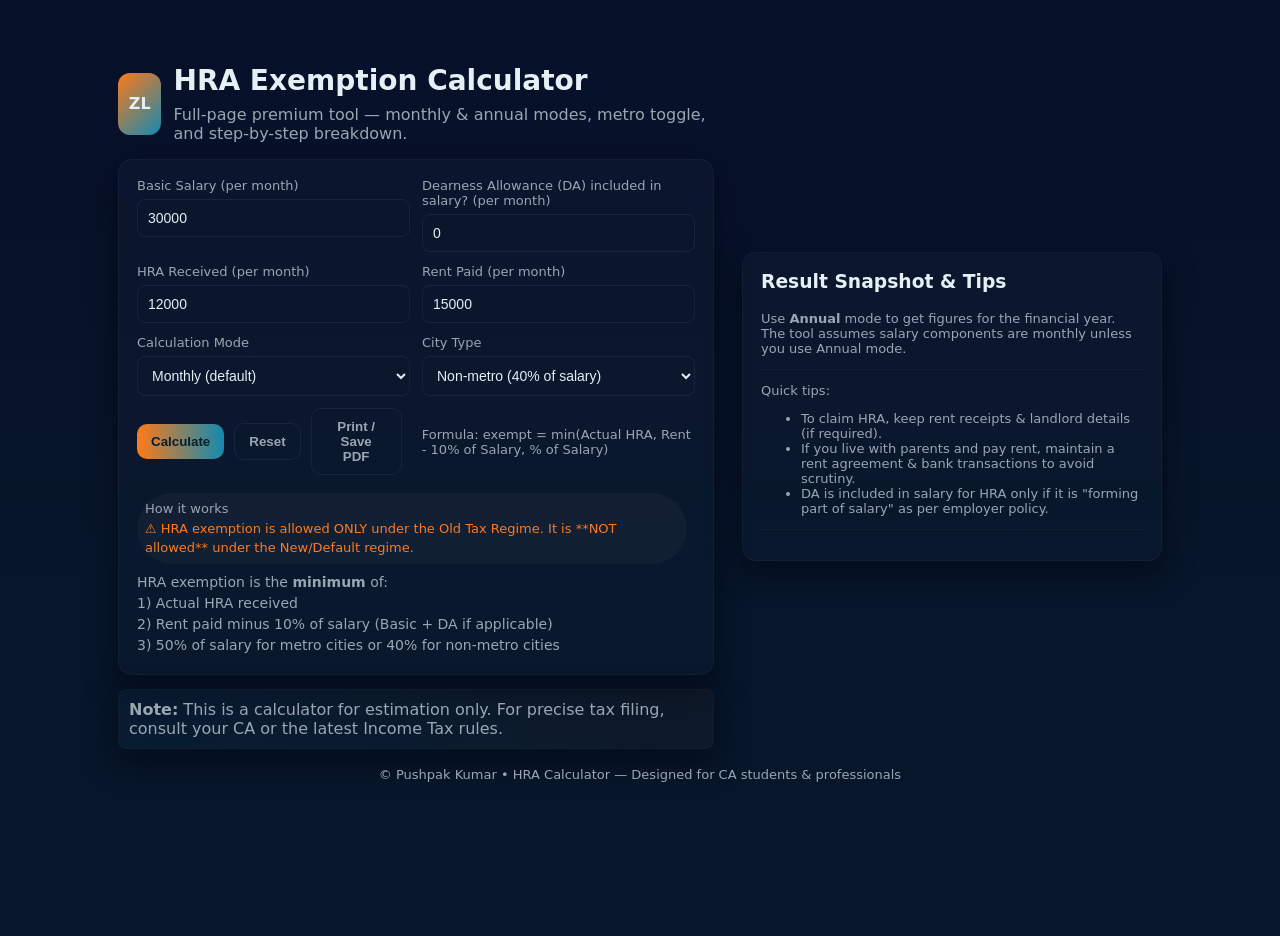
<file: usefultool/HRA.html>
<!doctype html>
<html lang="en">
<head>
  <meta charset="utf-8" />
  <meta name="viewport" content="width=device-width, initial-scale=1" />
  <title>HRA Exemption Calculator • Pushpak Kumar</title>
  <meta name="description" content="Calculate tax-exempt HRA quickly — monthly/annual, metro and non-metro. Clean explanations and downloadable result." />
  <style>
    :root{
      --bg:#0f1724; /* dark navy */
      --card:#0b1220;
      --accent:#ff7a18; /* orange */
      --accent-2:#118ab2; /* blue */
      --glass: rgba(255,255,255,0.03);
      --muted: #9aa6b2;
      --success: #22c55e;
      font-family: Inter, ui-sans-serif, system-ui, -apple-system, "Segoe UI", Roboto, "Helvetica Neue", Arial;
    }
    *{box-sizing:border-box}
    html,body{height:100%;margin:0;background:linear-gradient(180deg,#071029 0%,#07162a 60%);color:#e6eef6}
    .container{max-width:1100px;margin:36px auto;padding:28px}

    .hero{
      display:grid;grid-template-columns:1fr 420px;gap:28px;align-items:center
    }
    .brand{display:flex;gap:12px;align-items:center}
    .logo{width:62px;height:62px;border-radius:12px;display:grid;place-items:center;background:linear-gradient(135deg,var(--accent),var(--accent-2));font-weight:700}
    h1{margin:0;font-size:28px}
    p.lead{margin:8px 0 0;color:var(--muted)}

    .card{background:linear-gradient(180deg,rgba(255,255,255,0.02), rgba(255,255,255,0.01));border-radius:14px;padding:18px;box-shadow:0 10px 30px rgba(3,7,18,0.7);border:1px solid rgba(255,255,255,0.03)}

    /* Calculator box */
    .calc{padding:18px}
    .row{display:flex;gap:12px;margin-bottom:12px}
    .col{flex:1}
    label{display:block;font-size:13px;color:var(--muted);margin-bottom:6px}
    input[type="number"],select{width:100%;padding:10px;border-radius:8px;border:1px solid rgba(255,255,255,0.06);background:transparent;color:inherit;font-size:14px}

    .controls{display:flex;gap:10px;align-items:center;margin-top:12px}
    button{background:linear-gradient(90deg,var(--accent),var(--accent-2));border:none;padding:10px 14px;border-radius:10px;color:#05202b;font-weight:700;cursor:pointer}
    button.secondary{background:transparent;border:1px solid rgba(255,255,255,0.06);color:var(--muted);font-weight:600}

    .result-area{display:grid;grid-template-columns:1fr 1fr;gap:12px;margin-top:16px}
    .result-card{background:linear-gradient(180deg,rgba(255,255,255,0.015),transparent);padding:14px;border-radius:10px;border:1px solid rgba(255,255,255,0.03)}
    .big{font-size:22px;font-weight:700}
    .muted{color:var(--muted);font-size:13px}

    .explain{margin-top:18px;color:var(--muted);font-size:14px;line-height:1.5}
    .badge{display:inline-block;padding:6px 8px;border-radius:999px;background:rgba(255,255,255,0.03);font-size:13px;color:var(--muted);margin-right:8px}

    /* responsive */
    @media (max-width:980px){
      .hero{grid-template-columns:1fr;}
      .result-area{grid-template-columns:1fr}
    }

    footer{margin-top:18px;text-align:center;color:var(--muted);font-size:13px}

    /* subtle animation */
    .pulse{animation:pulse 2s infinite}
    @keyframes pulse{0%{transform:translateY(0)}50%{transform:translateY(-4px)}100%{transform:translateY(0)}}

    /* small helpers */
    .small{font-size:13px}
    .kpi{display:flex;justify-content:space-between;align-items:center}
    .notice{padding:10px;border-radius:8px;background:linear-gradient(90deg,rgba(17,138,178,0.06),rgba(255,122,24,0.03));color:var(--muted);border:1px solid rgba(255,255,255,0.02)}
  </style>
</head>
<body>
  <div class="container">
    <div class="hero">
      <div>
        <div class="brand">
          <div class="logo" onclick="window.location='index.html'" style="cursor:pointer;">
    ZL
</div>

          <div>
            <h1>HRA Exemption Calculator</h1>
            <p class="lead">Full-page premium tool — monthly & annual modes, metro toggle, and step-by-step breakdown.</p>
          </div>
        </div>

        <div class="card calc" style="margin-top:16px">
          <div class="row">
            <div class="col">
              <label for="basic">Basic Salary (per month)</label>
              <input id="basic" type="number" min="0" placeholder="e.g. 30000" />
            </div>
            <div class="col">
              <label for="da">Dearness Allowance (DA) included in salary? (per month)</label>
              <input id="da" type="number" min="0" placeholder="enter 0 if none" />
            </div>
          </div>

          <div class="row">
            <div class="col">
              <label for="hraReceived">HRA Received (per month)</label>
              <input id="hraReceived" type="number" min="0" placeholder="e.g. 12000" />
            </div>
            <div class="col">
              <label for="rentPaid">Rent Paid (per month)</label>
              <input id="rentPaid" type="number" min="0" placeholder="e.g. 15000" />
            </div>
          </div>

          <div class="row">
            <div class="col">
              <label for="mode">Calculation Mode</label>
              <select id="mode">
                <option value="monthly">Monthly (default)</option>
                <option value="annual">Annual</option>
              </select>
            </div>
            <div class="col">
              <label for="metro">City Type</label>
              <select id="metro">
                <option value="non-metro">Non-metro (40% of salary)</option>
                <option value="metro">Metro (50% of salary)</option>
              </select>
            </div>
          </div>

          <div class="controls">
            <button id="calcBtn">Calculate</button>
            <button id="resetBtn" class="secondary">Reset</button>
            <button id="printBtn" class="secondary">Print / Save PDF</button>
            <div style="flex:1"></div>
            <div class="small muted">Formula: exempt = min(Actual HRA, Rent - 10% of Salary, % of Salary)</div>
          </div>

          <div class="result-area" id="results" style="display:none">
            <div class="result-card">
              <div class="kpi"><div class="muted">Actual HRA</div><div id="actualHra" class="big">—</div></div>
              <div class="kpi"><div class="muted">Rent paid - 10% of salary</div><div id="rentMinus" class="big">—</div></div>
              <div class="kpi"><div class="muted">% of salary (metro/non-metro)</div><div id="percentOfSalary" class="big">—</div></div>
            </div>
            <div class="result-card">
              <div class="muted">HRA Exempted (per month / per year)</div>
              <div style="margin-top:10px" class="big pulse" id="hraExempt">—</div>

              <div style="margin-top:10px" class="muted">Taxable HRA</div>
              <div class="big" id="hraTaxable">—</div>

              <div style="margin-top:12px"><button id="copyBtn">Copy Summary</button></div>
            </div>
          </div>

          <div class="explain">
            <div class="badge">How it works <br><span style="color:#ff7a18">⚠️ HRA exemption is allowed ONLY under the Old Tax Regime. It is **NOT allowed** under the New/Default regime.</div>
            <div style="margin-top:8px">HRA exemption is the <strong>minimum</strong> of: <br>
              1) Actual HRA received<br>
              2) Rent paid minus 10% of salary (Basic + DA if applicable)<br>
              3) 50% of salary for metro cities or 40% for non-metro cities
            </div>
          </div>

        </div>

        <div style="margin-top:14px" class="notice card">
          <strong>Note:</strong> This is a calculator for estimation only. For precise tax filing, consult your CA or the latest Income Tax rules.
        </div>

      </div>

      <div>
        <div class="card">
          <h3 style="margin-top:0">Result Snapshot & Tips</h3>
          <p class="muted small">Use <strong>Annual</strong> mode to get figures for the financial year. The tool assumes salary components are monthly unless you use Annual mode.</p>
          <hr style="border:none;height:1px;background:rgba(255,255,255,0.03);margin:12px 0" />
          <p class="small muted">Quick tips:</p>
          <ul class="muted small">
            <li>To claim HRA, keep rent receipts & landlord details (if required).</li>
            <li>If you live with parents and pay rent, maintain a rent agreement & bank transactions to avoid scrutiny.</li>
            <li>DA is included in salary for HRA only if it is "forming part of salary" as per employer policy.</li>
          </ul>
          <hr style="border:none;height:1px;background:rgba(255,255,255,0.03);margin:12px 0" />
        </div>
      </div>
    </div>

    <footer>© Pushpak Kumar • HRA Calculator — Designed for CA students & professionals</footer>
  </div>

  <script>
    // Helpers
    const qs = sel => document.querySelector(sel)
    const $basic = qs('#basic'), $da = qs('#da'), $hraReceived = qs('#hraReceived'), $rentPaid = qs('#rentPaid')
    const $mode = qs('#mode'), $metro = qs('#metro')
    const $calcBtn = qs('#calcBtn'), $resetBtn = qs('#resetBtn'), $printBtn = qs('#printBtn')
    const $results = qs('#results'), $actualHra = qs('#actualHra'), $rentMinus = qs('#rentMinus')
    const $percentOfSalary = qs('#percentOfSalary'), $hraExempt = qs('#hraExempt'), $hraTaxable = qs('#hraTaxable')
    const $copyBtn = qs('#copyBtn')

    function formatCurrency(num, mode){
      if(isNaN(num)) return '—'
      const n = Math.round(num)
      if(mode === 'monthly') return '₹' + n.toLocaleString('en-IN') + ' /month'
      return '₹' + n.toLocaleString('en-IN') + ' /year'
    }

    function calc(){
      const mode = $mode.value
      const multiplier = mode === 'annual' ? 12 : 1

      const basic = Number($basic.value) || 0
      const da = Number($da.value) || 0
      const hraReceived = Number($hraReceived.value) || 0
      const rentPaid = Number($rentPaid.value) || 0

      const salaryComponent = basic + da // as per tax rules when DA forms part of salary
      const salaryForPercent = salaryComponent

      // Step values (monthly)
      const actualHRA = hraReceived
      const rentMinusTen = Math.max(0, rentPaid - 0.1 * salaryComponent)
      const percentSalary = ($metro.value === 'metro') ? 0.5 * salaryForPercent : 0.4 * salaryForPercent

      // Exemption is minimum of three
      const exemptMonthly = Math.min(actualHRA, rentMinusTen, percentSalary)
      const taxableMonthly = Math.max(0, actualHRA - exemptMonthly)

      // Show results according to mode
      $actualHra.textContent = formatCurrency(actualHRA * multiplier, mode)
      $rentMinus.textContent = formatCurrency(rentMinusTen * multiplier, mode)
      $percentOfSalary.textContent = formatCurrency(percentSalary * multiplier, mode)
      $hraExempt.textContent = formatCurrency(exemptMonthly * multiplier, mode)
      $hraTaxable.textContent = formatCurrency(taxableMonthly * multiplier, mode)

      $results.style.display = 'grid'

      // Scroll result into view on small screens
      setTimeout(()=>{
        if(window.innerWidth < 980) $results.scrollIntoView({behavior:'smooth'})
      },150)
    }

    function resetAll(){
      [$basic,$da,$hraReceived,$rentPaid].forEach(i=>i.value = '')
      $results.style.display = 'none'
    }

    $calcBtn.addEventListener('click', ()=>{
      calc()
    })

    $resetBtn.addEventListener('click', ()=>{
      resetAll()
    })

    $printBtn.addEventListener('click', ()=>{
      window.print()
    })

    $copyBtn.addEventListener('click', ()=>{
      const text = `HRA Summary:\nMode: ${$mode.value}\nCity: ${$metro.value}\nBasic: ₹${Number($basic.value)||0}\nDA: ₹${Number($da.value)||0}\nHRA Received: ₹${Number($hraReceived.value)||0}\nRent Paid: ₹${Number($rentPaid.value)||0}\nExempted: ${$hraExempt.textContent}\nTaxable: ${$hraTaxable.textContent}`
      navigator.clipboard && navigator.clipboard.writeText(text).then(()=>{
        $copyBtn.textContent = 'Copied!'
        setTimeout(()=> $copyBtn.textContent = 'Copy Summary',1200)
      }).catch(()=>{
        alert('Copy failed — you can press Ctrl+C on the result to copy manually.')
      })
    })

    // support Enter key in inputs
    document.querySelectorAll('input').forEach(inp=>{
      inp.addEventListener('keypress', e=>{ if(e.key === 'Enter') calc() })
    })

    // initial example values for demonstration (remove in production if you like)
    $basic.value = 30000
    $da.value = 0
    $hraReceived.value = 12000
    $rentPaid.value = 15000
  </script>
</body>
</html>
</file>
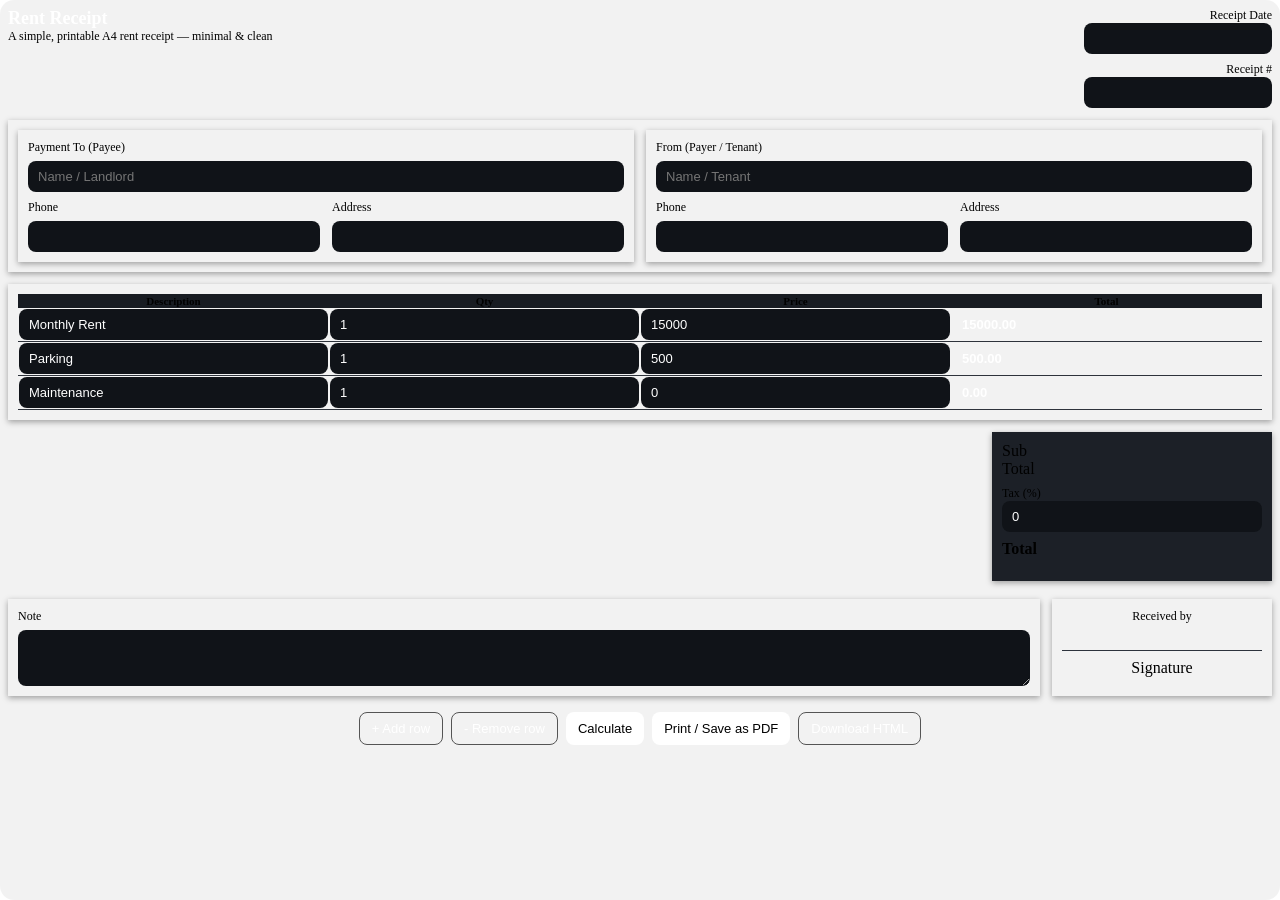
<file: usefultool/receipt.html>
<doctype html>
<html lang="en">
<head>
<meta charset="utf-8" />
<meta name="viewport" content="width=device-width, initial-scale=1" />
<title>Rent Receipt Generator • Pushpak Kumar</title>

<style>
/* -------------------------Theme variables (Dark Version)
 
:root{
  --page-bg:#0d0f14;
  --sheet-bg:#161a20;
  --panel-bg:#1f242c;
  --text:#ffffff;
  --muted:#9ba3b4;
  --accent:#ffffff;
  --input-border:#2d333d;
  --radius:12px;
  --shadow:0 6px 16px rgba(0,0,0,0.45);
  --max-width-mm:210mm;
}

html,body{
  height:100%; margin:0;
  background:var(--page-bg);
  font-family:Inter,"Segoe UI",Roboto,Arial,sans-serif;
  color:var(--text);
}

.wrap{
  min-height:100vh;
  display:flex; align-items:center; justify-content:center;
  padding:28px;
}

.sheet{
  width:calc(var(--max-width-mm));
  max-width:100%;
  background:var(--sheet-bg);
  box-shadow:var(--shadow);
  border-radius:14px;
  padding:18mm 14mm;
  box-sizing:border-box;
  position:relative;
}

/* Watermark layer (darkened) */
.bg{
  position:absolute; inset:0;
  opacity:.05;
  background:#000;
  border-radius:14px;
  pointer-events:none;
}

.content{position:relative; z-index:2;}

/* Header */
.header{
  display:flex; justify-content:space-between;
  margin-bottom:12px;
}

.brand h1{margin:0; font-size:18px; color:#fff;}
.brand p{margin:0; font-size:12px; color:var(--muted);}

/* Panel */
.panel{
  background:var(--panel-bg);
  border-radius:var(--radius);
  padding:10px;
  box-shadow:0 2px 6px rgba(0,0,0,0.35);
}

/* Inputs */
label{
  display:block; font-size:12px; color:var(--muted);
  margin-bottom:6px;
}

input[type=text],
input[type=number],
textarea{
  width:100%; padding:8px 10px;
  font-size:13px;
  color:#fff;
  background:#101318;
  border:1px solid var(--input-border);
  border-radius:8px;
}

textarea{min-height:56px;}

input[readonly]{
  background:transparent;
  border:0;
  font-weight:600;
}

/* Table */
table{width:100%; border-collapse:collapse;}
th{
  background:#181c22;
  color:var(--muted);
  font-size:11px;
}
td{
  border-bottom:1px solid #2e333b;
  color:#fff;
}

/* Totals */
.card.panel{
  background:#1c2027;
}

/* Controls */
.controls button{
  padding:8px 12px;
  border-radius:8px;
  font-size:13px;
  background:#ffffff;
  color:#000;
  border:0;
  cursor:pointer;
}
.controls button.secondary{
  background:transparent;
  color:#fff;
  border:1px solid #555;
}

/* Print */
@media print {
  body{background:#fff;}
  .controls{display:none!important;}
  .sheet{
    background:white;
    color:black;
    box-shadow:none;
    padding:18mm;
  }
  input,textarea{
    border:0!important;
    background:transparent!important;
    color:black!important;
  }
}
</style>
</head>

<body>

<div class="wrap">
<div class="sheet">

  <div class="bg"></div>

  <div class="content">

    <!-- Header -->
    <div class="header">
      <div class="brand">
        <h1>Rent Receipt</h1>
        <p>A simple, printable A4 rent receipt — minimal & clean</p>
      </div>

      <div style="text-align:right;">
        <div style="font-size:12px; color:var(--muted);">Receipt Date</div>
        <input id="receiptDate" type="text" />

        <div style="font-size:12px; margin-top:8px; color:var(--muted);">Receipt #</div>
        <input id="receiptNo" type="text" />
      </div>
    </div>

    <!-- Payee / Payer -->
    <div class="col panel" style="display:flex; gap:12px; margin-bottom:12px;">
      <div class="col panel" style="flex:1;">
        <label>Payment To (Payee)</label>
        <input id="payeeName" type="text" placeholder="Name / Landlord" />

        <div class="row" style="display:flex; gap:12px; margin-top:8px;">
          <div class="col" style="flex:1;">
            <label>Phone</label>
            <input id="payeePhone" type="text" />
          </div>
          <div class="col" style="flex:1;">
            <label>Address</label>
            <input id="payeeAddress" type="text" />
          </div>
        </div>
      </div>

      <div class="col panel" style="flex:1;">
        <label>From (Payer / Tenant)</label>
        <input id="payerName" type="text" placeholder="Name / Tenant" />

        <div class="row" style="display:flex; gap:12px; margin-top:8px;">
          <div class="col" style="flex:1;">
            <label>Phone</label>
            <input id="payerPhone" type="text" />
          </div>
          <div class="col" style="flex:1;">
            <label>Address</label>
            <input id="payerAddress" type="text" />
          </div>
        </div>
      </div>
    </div>

    <!-- Items -->
    <div class="panel items" id="itemsPanel">
      <table>
        <thead>
          <tr>
            <th>Description</th>
            <th>Qty</th>
            <th>Price</th>
            <th>Total</th>
          </tr>
        </thead>
        <tbody id="itemsBody"></tbody>
      </table>
    </div>

    <!-- Totals -->
    <div class="totals" style="display:flex; justify-content:flex-end; margin-top:12px;">
      <div class="card panel" style="width:260px;">
        <div class="rowitem" style="display:flex; justify-content:space-between; margin-bottom:8px;">
          <div>Sub Total</div>
          <input id="subTotal" type="text" readonly />
        </div>

        <div class="rowitem" style="margin-bottom:8px;">
          <div style="font-size:12px; color:var(--muted);">Tax (%)</div>
          <input id="taxPercent" type="number" value="0" />
        </div>

        <div class="rowitem" style="display:flex; justify-content:space-between;">
          <strong>Total</strong>
          <strong><input id="grandTotal" type="text" readonly /></strong>
        </div>
      </div>
    </div>

    <!-- Footer -->
    <div class="footer" style="display:flex; gap:12px; margin-top:18px;">
      <div class="note panel" style="flex:1;">
        <label>Note</label>
        <textarea id="note"></textarea>
      </div>

      <div class="signature panel" style="width:200px; text-align:center;">
        <div style="color:var(--muted); font-size:12px;">Received by</div>
        <div class="line" style="border-top:1px solid #2d333d; margin-top:26px; padding-top:8px; color:var(--muted);">Signature</div>
      </div>
    </div>

    <!-- Controls -->
    <div class="controls" style="display:flex; gap:8px; justify-content:center; margin-top:16px;">
      <!-- Auto-fill removed -->
      <button type="button" class="secondary" onclick="addRow()">+ Add row</button>
      <button type="button" class="secondary" onclick="removeRow()">- Remove row</button>
      <button type="button" onclick="calculate()">Calculate</button>
      <button type="button" onclick="window.print()">Print / Save as PDF</button>
      <button type="button" class="secondary" onclick="downloadHtml()">Download HTML</button>
    </div>

  </div>
</div>
</div>

<script>
/* ORIGINAL JS — unchanged except autoFill removed */
const MAX_ROWS=8;
function toNumber(v){return Number(v)||0;}
function fmt(v){return (Math.round(v*100)/100).toFixed(2);}
const itemsBody=document.getElementById("itemsBody");

function createRow(desc="",qty=0,price=0){
  const tr=document.createElement("tr");
  tr.innerHTML=`
    <td><input class="desc" type="text" value="${desc}" placeholder="Description"></td>
    <td><input class="qty" type="number" value="${qty}"></td>
    <td><input class="price" type="number" value="${price}" step="0.01"></td>
    <td><input class="lineTotal" type="text" value="${fmt(qty*price)}" readonly></td>
  `;
  tr.querySelector(".qty").oninput=calculate;
  tr.querySelector(".price").oninput=calculate;
  return tr;
}

function seedRows(){
  itemsBody.innerHTML="";
  itemsBody.appendChild(createRow("Monthly Rent",1,15000));
  itemsBody.appendChild(createRow("Parking",1,500));
  itemsBody.appendChild(createRow("Maintenance",1,0));
}
seedRows();

function calculate(){
  let subtotal=0;
  document.querySelectorAll("#itemsBody tr").forEach(r=>{
    const qty=toNumber(r.querySelector(".qty").value);
    const price=toNumber(r.querySelector(".price").value);
    const total=qty*price;
    r.querySelector(".lineTotal").value=fmt(total);
    subtotal+=total;
  });
  document.getElementById("subTotal").value=fmt(subtotal);
  const tax=toNumber(document.getElementById("taxPercent").value);
  document.getElementById("grandTotal").value=fmt(subtotal+(subtotal*tax/100));
}

function addRow(){
  if(itemsBody.children.length>=MAX_ROWS) return alert("Max rows reached");
  itemsBody.appendChild(createRow("",0,0));
}

function removeRow(){
  if(itemsBody.children.length<=1) return;
  itemsBody.removeChild(itemsBody.lastChild);
}

function downloadHtml(){
  const clone=document.querySelector(".sheet").cloneNode(true);
  clone.querySelectorAll("input,textarea").forEach(inp=>{
    const div=document.createElement("div");
    div.textContent=inp.value;
    div.style.fontSize="13px";
    inp.replaceWith(div);
  });
  const file=`<!doctype html><html><head><meta charset='utf-8'>
  <title>Rent Receipt</title></head><body>${clone.innerHTML}</body></html>`;
  const blob=new Blob([file],{type:"text/html"});
  const a=document.createElement("a");
  a.href=URL.createObjectURL(blob);
  a.download="rent_receipt.html";
  a.click();
}
</script>



</body>
</html>
</file>
